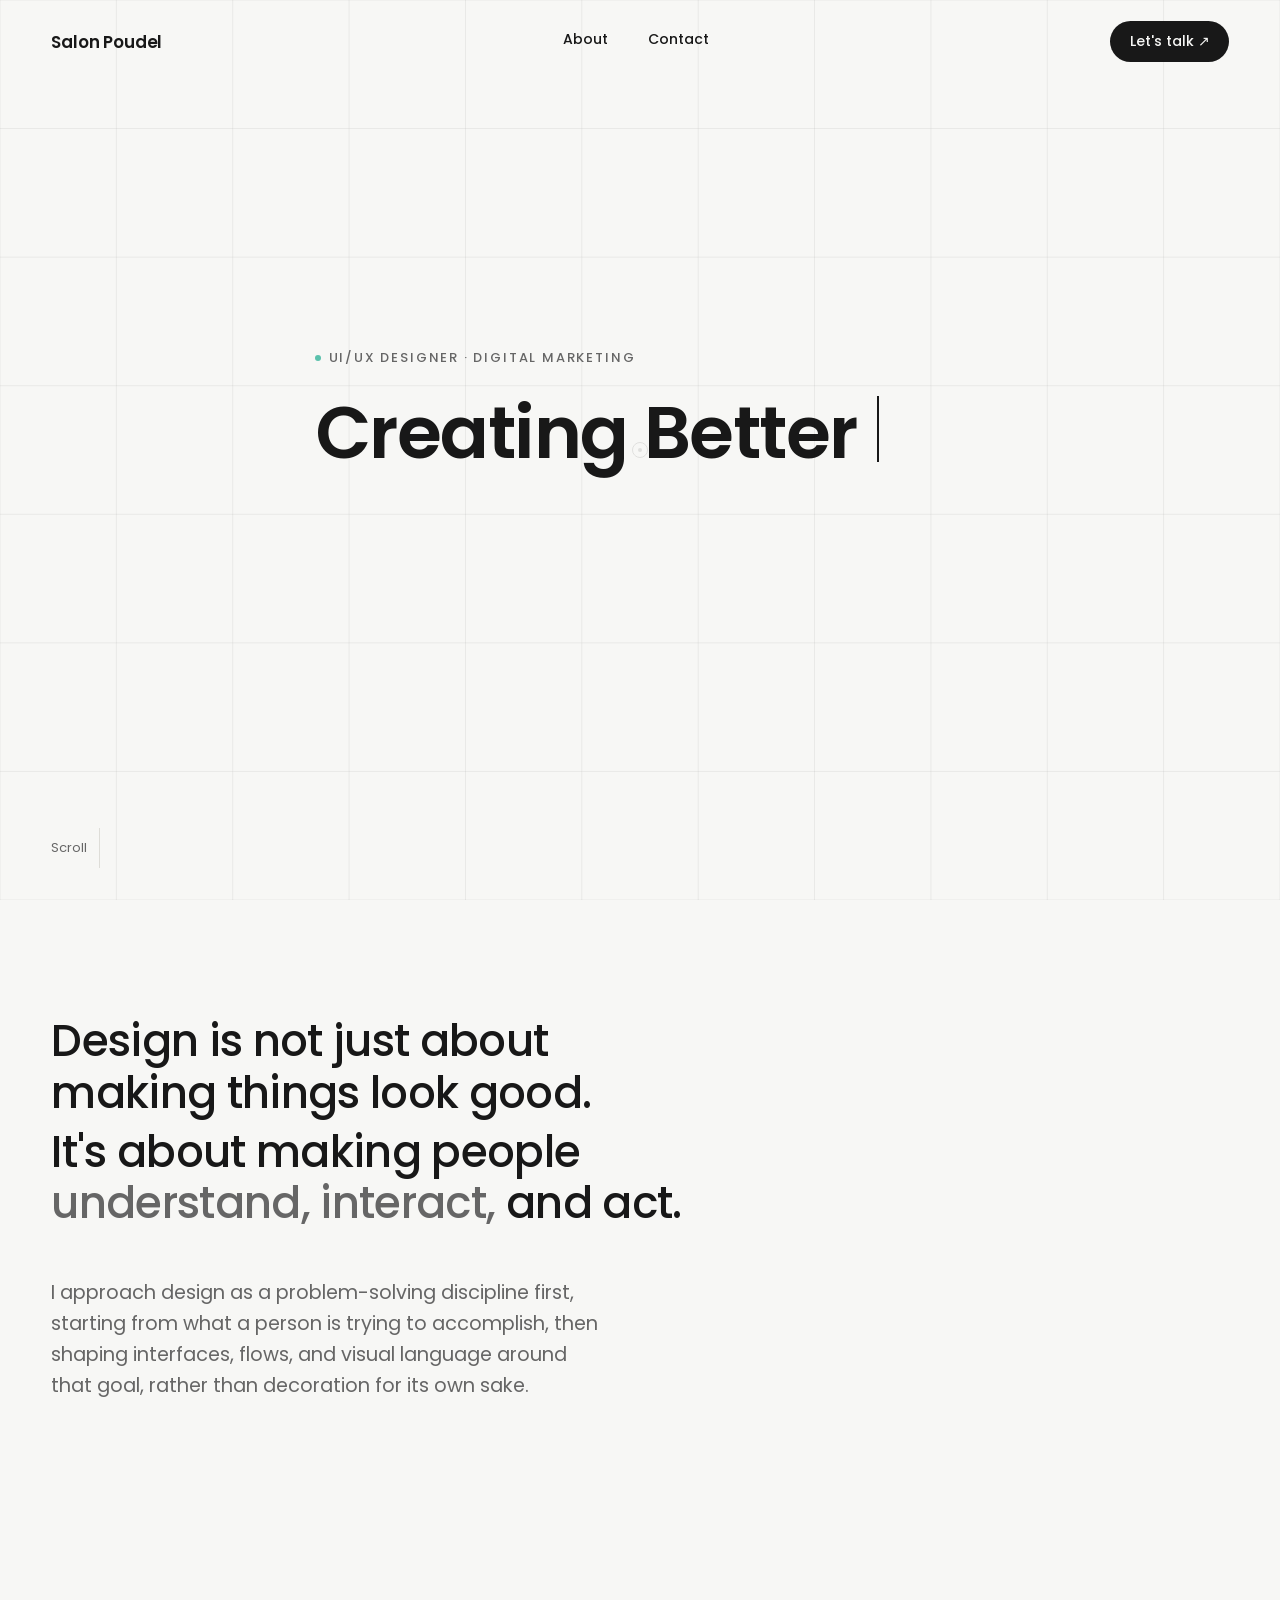
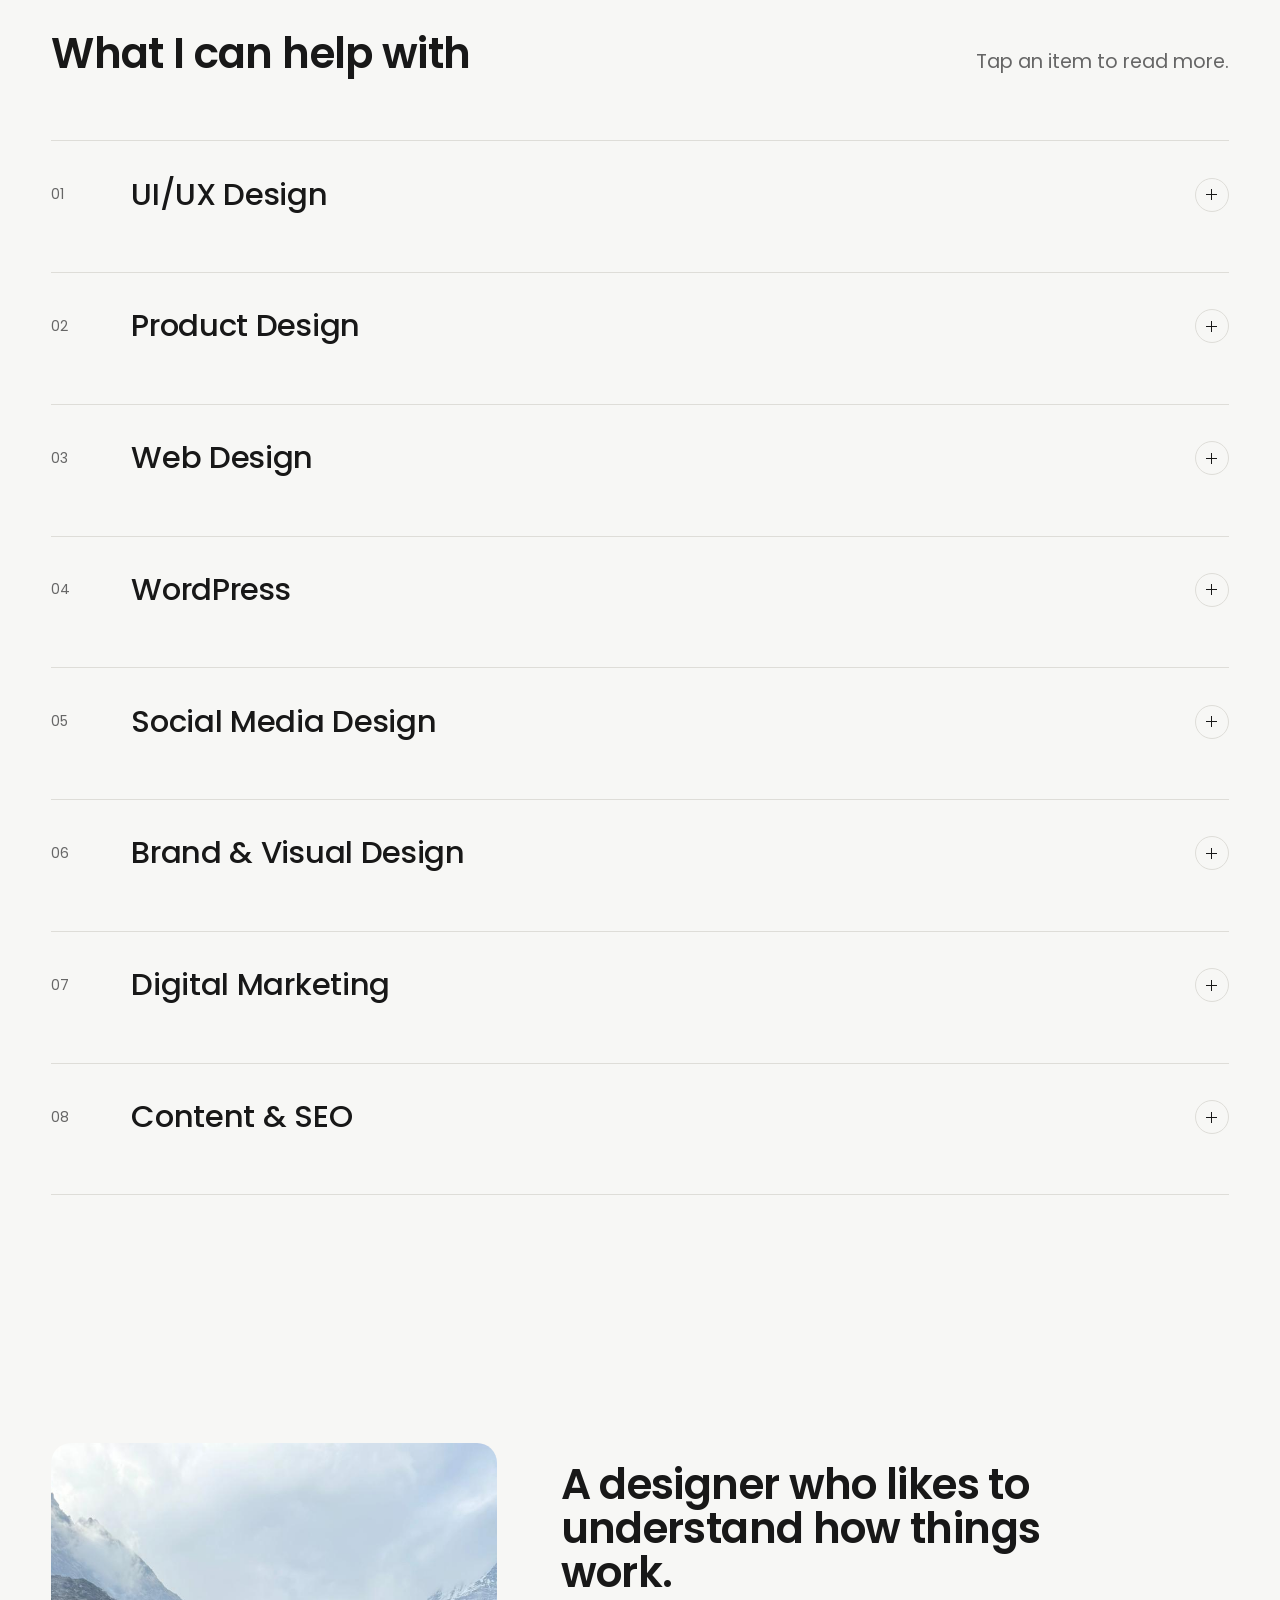
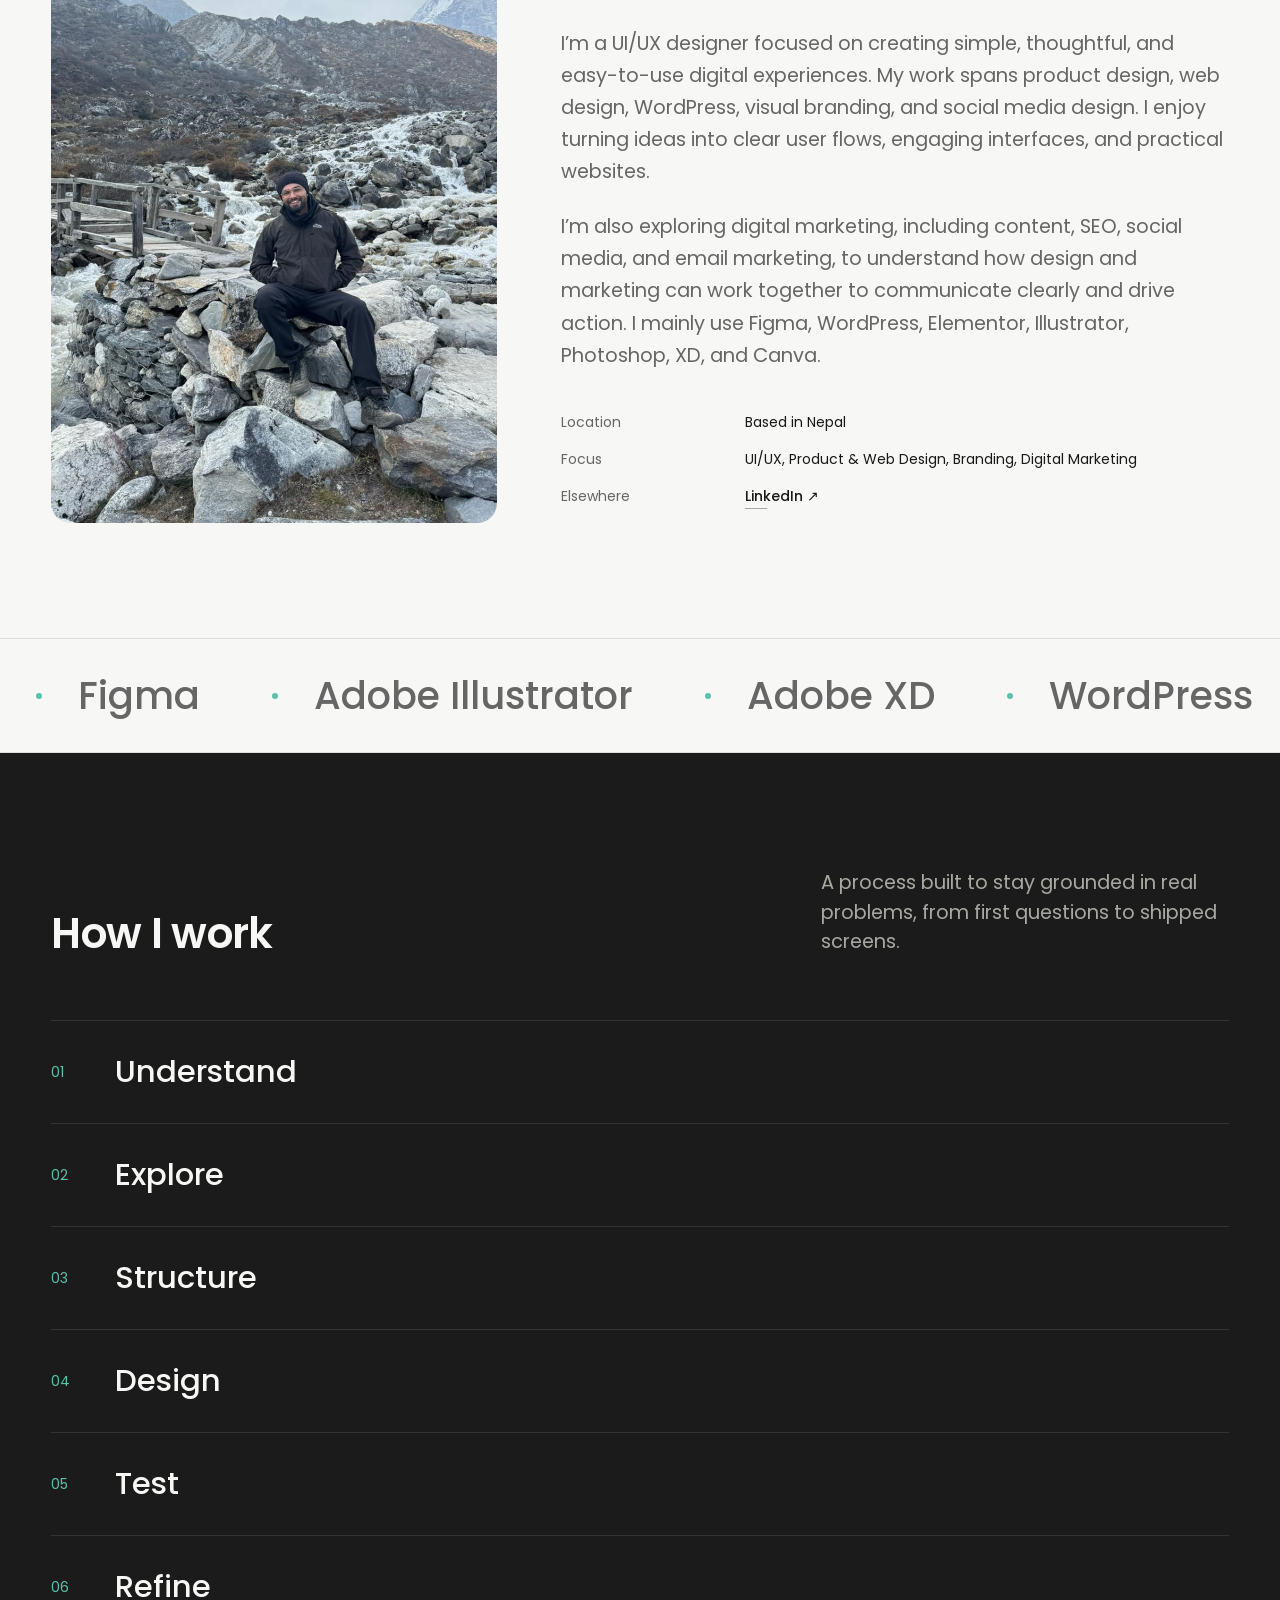
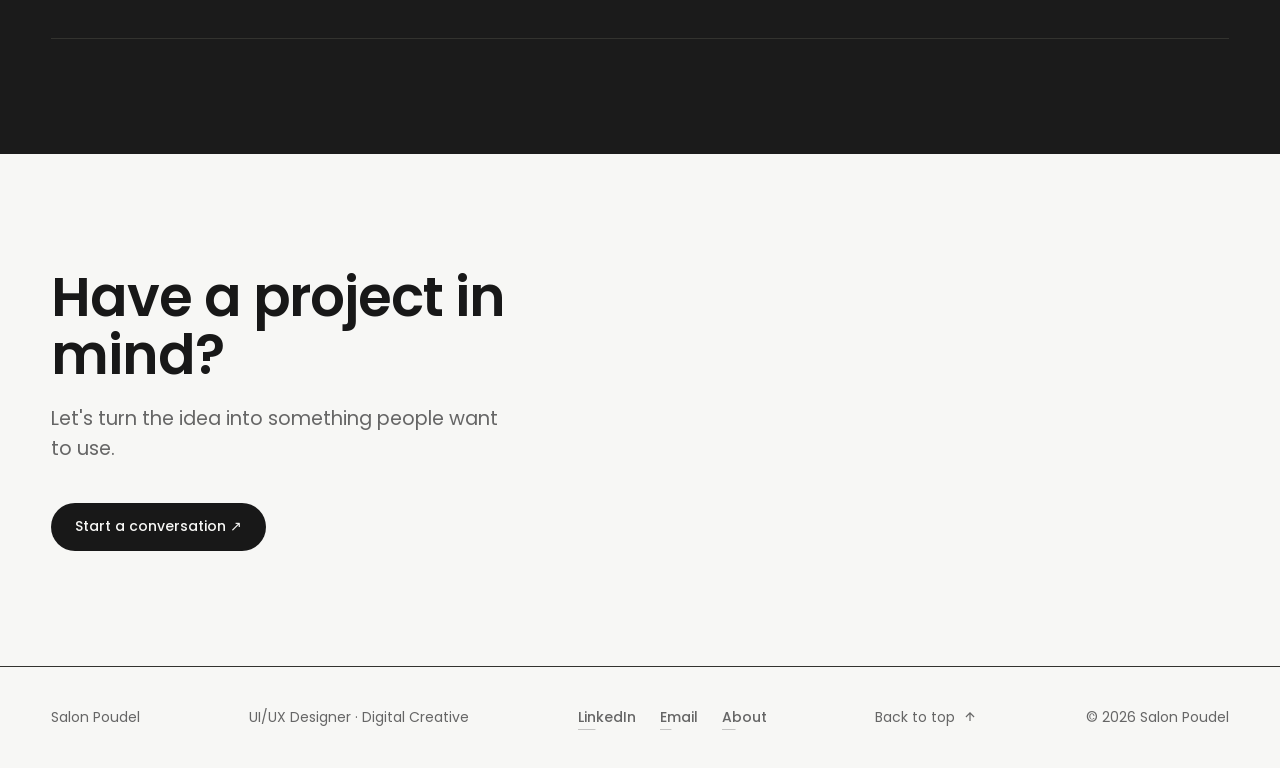
<file: index.html>
<!DOCTYPE html>
<html lang="en">
<head>
<meta charset="UTF-8">
<meta name="viewport" content="width=device-width, initial-scale=1.0">
<title>Salon Poudel | UI/UX Designer & Digital Creative</title>
<meta name="description" content="Portfolio of Salon Poudel, a UI/UX designer creating thoughtful digital products, websites, brands, and digital experiences.">
<meta property="og:title" content="Salon Poudel | UI/UX Designer & Digital Creative">
<meta property="og:description" content="Portfolio of Salon Poudel, a UI/UX designer creating thoughtful digital products, websites, brands, and digital experiences.">
<meta property="og:type" content="website">
<meta property="og:image" content="images/misc/og-cover.jpg">
<meta name="twitter:card" content="summary_large_image">
<meta name="twitter:title" content="Salon Poudel | UI/UX Designer & Digital Creative">
<meta name="twitter:description" content="Portfolio of Salon Poudel, a UI/UX designer creating thoughtful digital products, websites, brands, and digital experiences.">
<link rel="icon" href="data:,">
<link rel="stylesheet" href="css/styles.css">
</head>
<body>

<a class="skip-link" href="#main">Skip to content</a>
<div class="scroll-progress" aria-hidden="true"></div>

<!-- ============================== NAV ============================== -->
<header class="nav">
  <div class="container nav-inner">
    <a href="/" class="nav-logo">Salon Poudel</a>
    <nav class="nav-links" aria-label="Primary">
      <!-- <a href="work.html">Work</a> -->
      <a href="about.html">About</a>
      <a href="contact.html">Contact</a>
    </nav>
    <div class="nav-cta">
      <a href="contact.html" class="btn btn-primary magnetic">Let's talk ↗</a>
    </div>
    <button class="nav-toggle" aria-expanded="false" aria-controls="mobile-menu" aria-label="Open menu">
      <span></span><span></span><span></span>
    </button>
  </div>
</header>

<div class="mobile-menu" id="mobile-menu">
  <nav aria-label="Mobile">
    <!-- <a href="work.html">Work</a> -->
    <a href="about.html">About</a>
    <a href="contact.html">Contact</a>
  </nav>
  <div class="mobile-menu-foot">
    <span>Based in Nepal</span>
    <a class="text-link" href="https://www.linkedin.com/in/salon-poudel/" target="_blank" rel="noopener">LinkedIn ↗</a>
  </div>
</div>

<main id="main">

  <!-- ============================== HERO ============================== -->
  <section class="hero" id="hero" data-nav-section>

  <div class="hero-canvas-wrap" aria-hidden="true">
    <canvas id="hero-canvas"></canvas>
  </div>

  <div class="container hero-grid">

    <div class="hero-heading-wrap">

      <p class="eyebrow hero-eyebrow eyebrow-reveal">
        UI/UX Designer · Digital Marketing
      </p>

      <h1 class="hero-heading" id="hero-typewriter">
        <span class="typewriter-text"></span>
        <span class="typewriter-cursor" aria-hidden="true"></span>
      </h1>

    </div>

    <div class="hero-sub-row hero-intro-reveal">

      <p class="hero-lead">
        Currently exploring the intersection of design, technology, content, and digital marketing.
      </p>

      <div class="hero-cta-row">
        <!-- <a href="work.html" class="btn btn-primary magnetic">View my work</a> -->
        <a href="contact.html" class="btn btn-ghost magnetic">
          Let's connect ↗
        </a>
      </div>

    </div>

  </div>

  <div class="hero-scroll" aria-hidden="true">
    <span>Scroll</span>
    <span class="hero-scroll-line"></span>
  </div>

</section>
  
  <!-- ============================== INTRO / POSITIONING ============================== -->
  <section class="section" id="intro" data-nav-section>
    <div class="container">
      <p class="statement reveal">Design is not just about making things look good.</p>
      <p class="statement reveal" style="margin-top:.5rem;">It's about making people <span class="dim">understand, interact,</span> and act.</p>
      <p class="statement-note reveal">I approach design as a problem-solving discipline first, starting from what a person is trying to accomplish, then shaping interfaces, flows, and visual language around that goal, rather than decoration for its own sake.</p>
    </div>
  </section>

  <!-- ============================== SELECTED WORK ============================== -->
  <!-- <section class="section" id="work" data-nav-section>
    <div class="container">
      <div class="section-head">
        <h2 class="section-title reveal">Selected Work</h2>
        <p class="section-sub reveal">A selection of products, interfaces, websites, and digital experiences I've worked on.</p>
      </div>

      <div class="project reveal" data-layout="left" onclick="window.location.href='case-study.html?slug=masha'">
        <div class="project-media">
          <div class="project-placeholder">Masha — project image placeholder<br>Replace with real screenshot</div>
        </div>
        <div class="project-info">
          <p class="project-index">01 / Product Design</p>
          <h3 class="project-title">Masha</h3>
          <p class="project-desc">A modern matrimonial experience designed around compatibility, trust, family involvement, and privacy.</p>
          <div class="project-meta">
            <span>UI/UX Design</span><span>UX Strategy</span><span>Mobile App</span>
          </div>
          <span class="project-link"><span class="underline"></span>View case study <span class="arrow">→</span></span>
        </div>
      </div>

      <div class="project reveal" data-layout="right" onclick="window.location.href='case-study.html?slug=holistic-agent'">
        <div class="project-media">
          <div class="project-placeholder">Holistic Agent — project image placeholder</div>
        </div>
        <div class="project-info">
          <p class="project-index">02 / Placeholder category</p>
          <h3 class="project-title">Holistic Agent</h3>
          <p class="project-desc">Placeholder description — replace with a verified summary of this project's goal and scope.</p>
          <div class="project-meta"><span>Add services</span></div>
          <span class="project-link"><span class="underline"></span>View case study <span class="arrow">→</span></span>
        </div>
      </div>

      <div class="project reveal" data-layout="full" onclick="window.location.href='case-study.html?slug=fieldstream'">
        <div class="project-media">
          <div class="project-placeholder">FieldStream — full-width project image placeholder</div>
        </div>
        <div class="project-info">
          <p class="project-index">03 / Placeholder category</p>
          <h3 class="project-title">FieldStream</h3>
          <p class="project-desc">Placeholder description — replace with a verified summary of this project's goal and scope.</p>
          <span class="project-link"><span class="underline"></span>View case study <span class="arrow">→</span></span>
        </div>
      </div>

      <div style="margin-top:3rem; text-align:center;" class="reveal">
        <a href="work.html" class="text-link">View all work →</a>
      </div>
    </div>
  </section> -->

  <!-- ============================== SERVICES ============================== -->
  <section class="section" id="services" data-nav-section>
    <div class="container">
      <div class="section-head">
        <h2 class="section-title reveal">What I can help with</h2>
        <p class="section-sub reveal">Tap an item to read more.</p>
      </div>

      <div>
        <div class="service-row reveal" data-accordion-trigger tabindex="0" role="button" aria-expanded="false">
          <span class="service-num">01</span>
          <span class="service-name">UI/UX Design</span>
          <span class="service-plus" aria-hidden="true"></span>
          <p class="service-desc">Interfaces and flows shaped around research, usability, and clear information hierarchy, from early wireframes through to polished, production-ready screens.</p>
        </div>
        <div class="service-row reveal" data-accordion-trigger tabindex="0" role="button" aria-expanded="false">
          <span class="service-num">02</span>
          <span class="service-name">Product Design</span>
          <span class="service-plus" aria-hidden="true"></span>
          <p class="service-desc">End-to-end thinking on digital products, structuring features, flows, and screens around real user and business goals.</p>
        </div>
        <div class="service-row reveal" data-accordion-trigger tabindex="0" role="button" aria-expanded="false">
          <span class="service-num">03</span>
          <span class="service-name">Web Design</span>
          <span class="service-plus" aria-hidden="true"></span>
          <p class="service-desc">Marketing sites and web experiences built with strong typography, layout, and interaction design.</p>
        </div>
        <div class="service-row reveal" data-accordion-trigger tabindex="0" role="button" aria-expanded="false">
          <span class="service-num">04</span>
          <span class="service-name">WordPress</span>
          <span class="service-plus" aria-hidden="true"></span>
          <p class="service-desc">Building and customising WordPress sites, including Elementor-based builds, for small businesses and personal brands.</p>
        </div>
        <div class="service-row reveal" data-accordion-trigger tabindex="0" role="button" aria-expanded="false">
          <span class="service-num">05</span>
          <span class="service-name">Social Media Design</span>
          <span class="service-plus" aria-hidden="true"></span>
          <p class="service-desc">Visual content and templates designed to keep a brand consistent and recognisable across social platforms.</p>
        </div>
        <div class="service-row reveal" data-accordion-trigger tabindex="0" role="button" aria-expanded="false">
          <span class="service-num">06</span>
          <span class="service-name">Brand & Visual Design</span>
          <span class="service-plus" aria-hidden="true"></span>
          <p class="service-desc">Visual identity foundations, logo, colour, type, and layout systems that carry a brand consistently across touchpoints.</p>
        </div>
        <div class="service-row reveal" data-accordion-trigger tabindex="0" role="button" aria-expanded="false">
          <span class="service-num">07</span>
          <span class="service-name">Digital Marketing</span>
          <span class="service-plus" aria-hidden="true"></span>
          <p class="service-desc">Applying design thinking to campaigns and digital marketing assets, an area currently being built out alongside core design work.</p>
        </div>
        <div class="service-row reveal" data-accordion-trigger tabindex="0" role="button" aria-expanded="false">
          <span class="service-num">08</span>
          <span class="service-name">Content & SEO</span>
          <span class="service-plus" aria-hidden="true"></span>
          <p class="service-desc">Structuring on-page content and copy with SEO fundamentals in mind, in support of design and marketing work.</p>
        </div>
      </div>
    </div>
  </section>

  <!-- ============================== ABOUT PREVIEW ============================== -->

<!-- About Content -->
<section class="section" style="padding-top:calc(var(--nav-h) + 3rem);">
  <div class="container about-grid">

    <!-- About Image -->
    <div class="about-portrait reveal">
      <img
        src="images/1000492665.JPG"
        alt="Salon Poudel"
      >
    </div>

    <!-- About Content -->
    <div>
      <h1 class="section-title reveal" style="margin-top:1.25rem;max-width:18ch;">
        A designer who likes to understand how things work.
      </h1>

      <div class="about-copy" style="margin-top:2rem;">
        <p class="reveal">
          I’m a UI/UX designer focused on creating simple, thoughtful, and
          easy-to-use digital experiences. My work spans product design,
          web design, WordPress, visual branding, and social media design.
          I enjoy turning ideas into clear user flows, engaging interfaces,
          and practical websites.
        </p>

        <p class="reveal">
          I’m also exploring digital marketing, including content, SEO,
          social media, and email marketing, to understand how design and
          marketing can work together to communicate clearly and drive action.
          I mainly use Figma, WordPress, Elementor, Illustrator, Photoshop,
          XD, and Canva.
        </p>
      </div>

      <!-- About Facts -->
      <dl class="about-facts">
        <div class="about-fact reveal">
          <dt>Location</dt>
          <dd>Based in Nepal</dd>
        </div>

        <div class="about-fact reveal">
          <dt>Focus</dt>
          <dd>UI/UX, Product & Web Design, Branding, Digital Marketing</dd>
        </div>

        <div class="about-fact reveal">
          <dt>Elsewhere</dt>
          <dd>
            <a
              class="text-link"
              href="https://www.linkedin.com/in/salon-poudel/"
              target="_blank"
              rel="noopener"
            >
              LinkedIn ↗
            </a>
          </dd>
        </div>
      </dl>
    </div>

  </div>
</section>




  <!-- ============================== SKILLS MARQUEE ============================== -->
  <div class="marquee" aria-label="Tools used">
    <div class="marquee-track">
      <span class="marquee-item"><span class="dot"></span>Figma</span>
      <span class="marquee-item"><span class="dot"></span>Adobe Illustrator</span>
      <span class="marquee-item"><span class="dot"></span>Adobe XD</span>
      <span class="marquee-item"><span class="dot"></span>WordPress</span>
      <span class="marquee-item"><span class="dot"></span>Elementor</span>
      <!-- <span class="marquee-item"><span class="dot"></span>Photoshop</span> -->
      <span class="marquee-item"><span class="dot"></span>Canva</span>
      <span class="marquee-item"><span class="dot"></span>CapCut</span>
      <span class="marquee-item"><span class="dot"></span>Figma</span>
      <span class="marquee-item"><span class="dot"></span>Adobe Illustrator</span>
      <span class="marquee-item"><span class="dot"></span>Adobe XD</span>
      <span class="marquee-item"><span class="dot"></span>WordPress</span>
      <span class="marquee-item"><span class="dot"></span>Elementor</span>
      <span class="marquee-item"><span class="dot"></span>Photoshop</span>
      <span class="marquee-item"><span class="dot"></span>Canva</span>
      <span class="marquee-item"><span class="dot"></span>CapCut</span>
    </div>
  </div>

  <!-- ============================== PROCESS (dark) ============================== -->
  <section class="section section-dark dark" id="process" data-nav-section>
    <div class="container">
      <div class="section-head">
        <h2 class="section-title reveal">How I work</h2>
        <p class="section-sub reveal">A process built to stay grounded in real problems, from first questions to shipped screens.</p>
      </div>
      <div class="process-list">
        <div class="process-item reveal">
          <div class="process-head" data-accordion-trigger tabindex="0" role="button" aria-expanded="false">
            <span class="process-num">01</span><span class="process-name">Understand</span>
          </div>
          <div class="process-body"><p class="process-body-inner">Getting clear on the problem, the people affected by it, and what success actually looks like before any screens are drawn.</p></div>
        </div>
        <div class="process-item reveal">
          <div class="process-head" data-accordion-trigger tabindex="0" role="button" aria-expanded="false">
            <span class="process-num">02</span><span class="process-name">Explore</span>
          </div>
          <div class="process-body"><p class="process-body-inner">Sketching a wide range of directions and possible flows without committing early, to avoid designing the first idea instead of the best one.</p></div>
        </div>
        <div class="process-item reveal">
          <div class="process-head" data-accordion-trigger tabindex="0" role="button" aria-expanded="false">
            <span class="process-num">03</span><span class="process-name">Structure</span>
          </div>
          <div class="process-body"><p class="process-body-inner">Turning exploration into information architecture and user flows that make the product easy to navigate.</p></div>
        </div>
        <div class="process-item reveal">
          <div class="process-head" data-accordion-trigger tabindex="0" role="button" aria-expanded="false">
            <span class="process-num">04</span><span class="process-name">Design</span>
          </div>
          <div class="process-body"><p class="process-body-inner">Building the interface itself i.e layout, type, colour, and components with attention to detail and consistency.</p></div>
        </div>
        <div class="process-item reveal">
          <div class="process-head" data-accordion-trigger tabindex="0" role="button" aria-expanded="false">
            <span class="process-num">05</span><span class="process-name">Test</span>
          </div>
          <div class="process-body"><p class="process-body-inner">Checking assumptions against real feedback where possible, and watching for friction points before launch.</p></div>
        </div>
        <div class="process-item reveal">
          <div class="process-head" data-accordion-trigger tabindex="0" role="button" aria-expanded="false">
            <span class="process-num">06</span><span class="process-name">Refine</span>
          </div>
          <div class="process-body"><p class="process-body-inner">Polishing details, tightening interactions, and iterating after launch as new information comes in.</p></div>
        </div>
      </div>
    </div>
  </section>

  <!-- ============================== CONTACT CTA ============================== -->
  <section class="section" id="contact" data-nav-section>
    <div class="container">
      <h2 class="contact-heading reveal">Have a project in mind?</h2>
      <p class="hero-lead reveal" style="margin-top:1.25rem;">Let's turn the idea into something people want to use.</p>
      <div class="reveal" style="margin-top:2.5rem;">
        <a href="contact.html" class="btn btn-primary magnetic">Start a conversation ↗</a>
      </div>
    </div>
  </section>

</main>

<!-- ============================== FOOTER ============================== -->
<footer class="site-footer">
  <div class="container" style="display:flex;justify-content:space-between;align-items:center;flex-wrap:wrap;gap:1rem;width:100%;">
    <span>Salon Poudel</span>
    <span class="hide-mobile">UI/UX Designer · Digital Creative</span>
    <nav class="footer-links" aria-label="Footer">
      <a class="text-link" href="https://www.linkedin.com/in/salon-poudel/" target="_blank" rel="noopener">LinkedIn</a>
      <a class="text-link" href="contact.html">Email</a>
      <!-- <a class="text-link" href="work.html">Work</a> -->
      <a class="text-link" href="about.html">About</a>
    </nav>
    <a href="#hero" data-back-top class="back-top">Back to top
      <svg width="14" height="14" viewBox="0 0 24 24" fill="none" stroke="currentColor" stroke-width="2"><path d="M12 19V5M5 12l7-7 7 7"/></svg>
    </a>
    <span>© 2026 Salon Poudel</span>
  </div>
</footer>

<script src="js/main.js"></script>
</body>
</html>
</file>
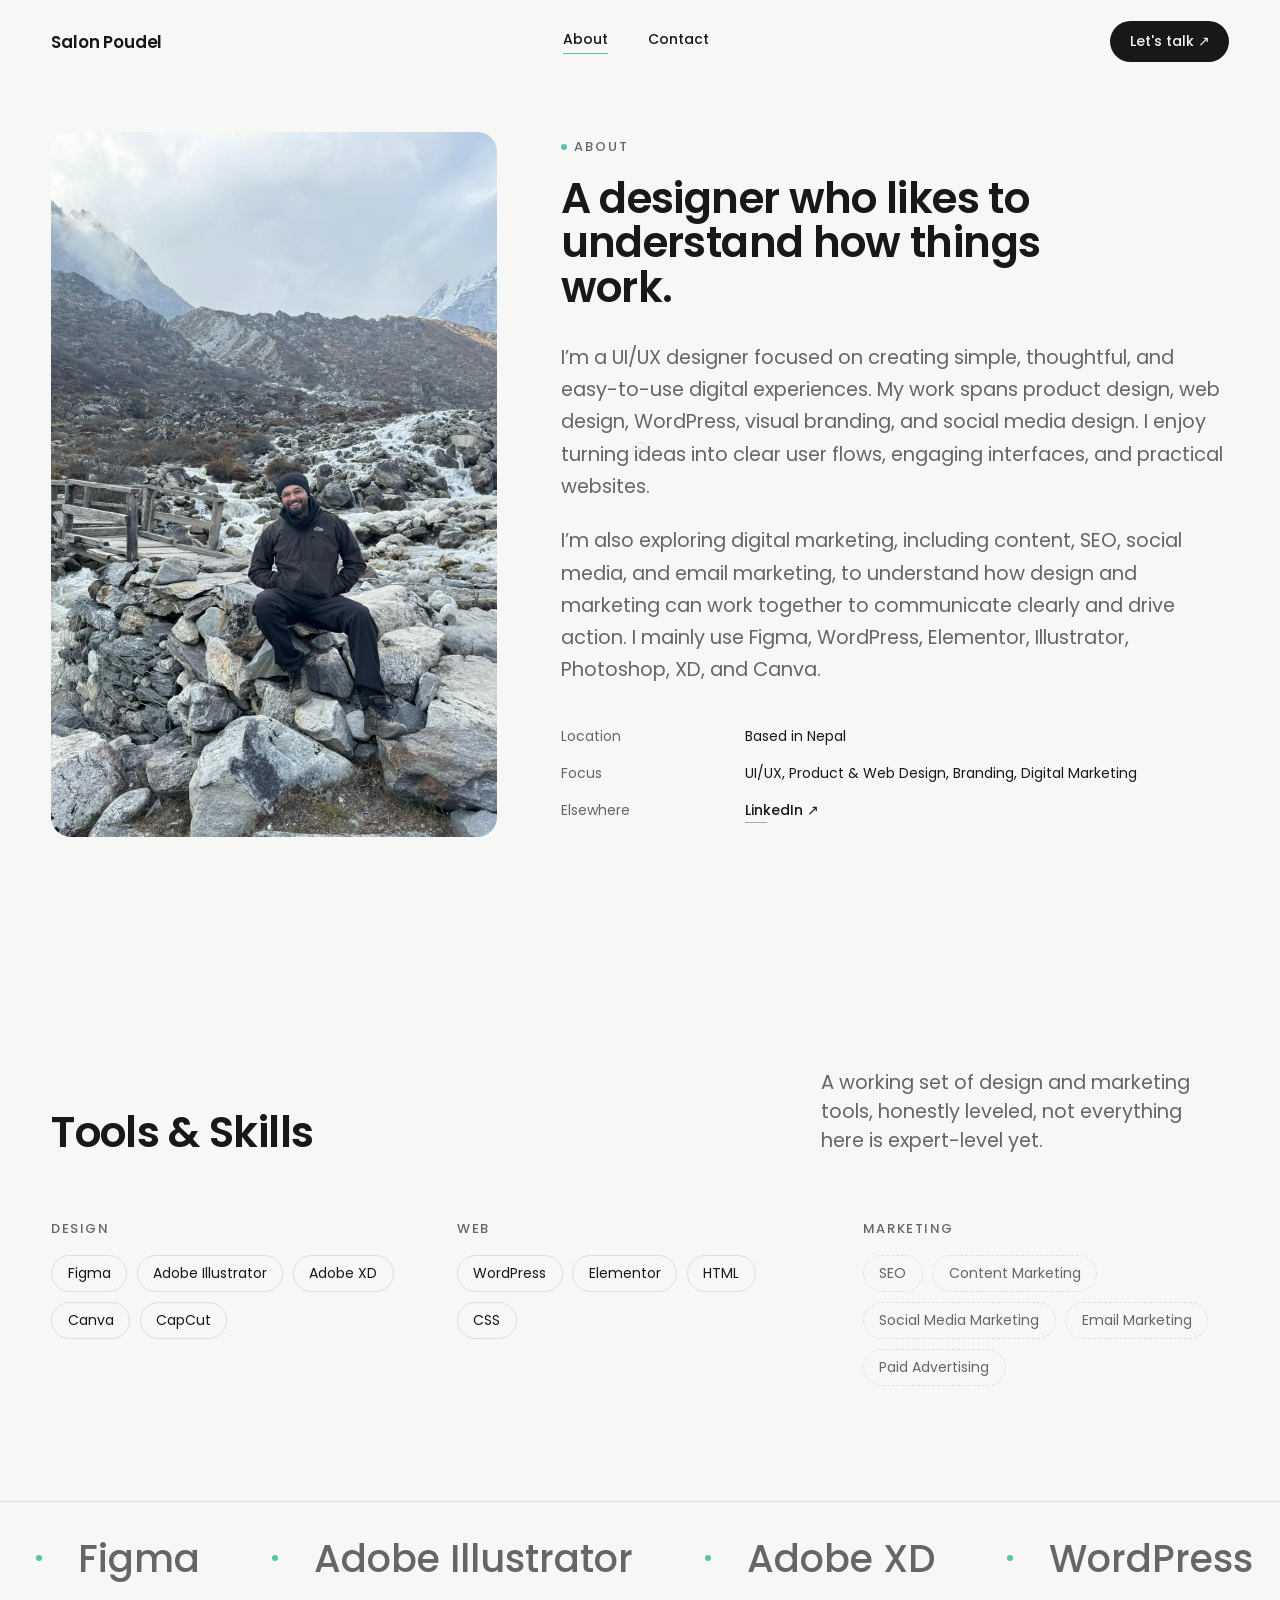
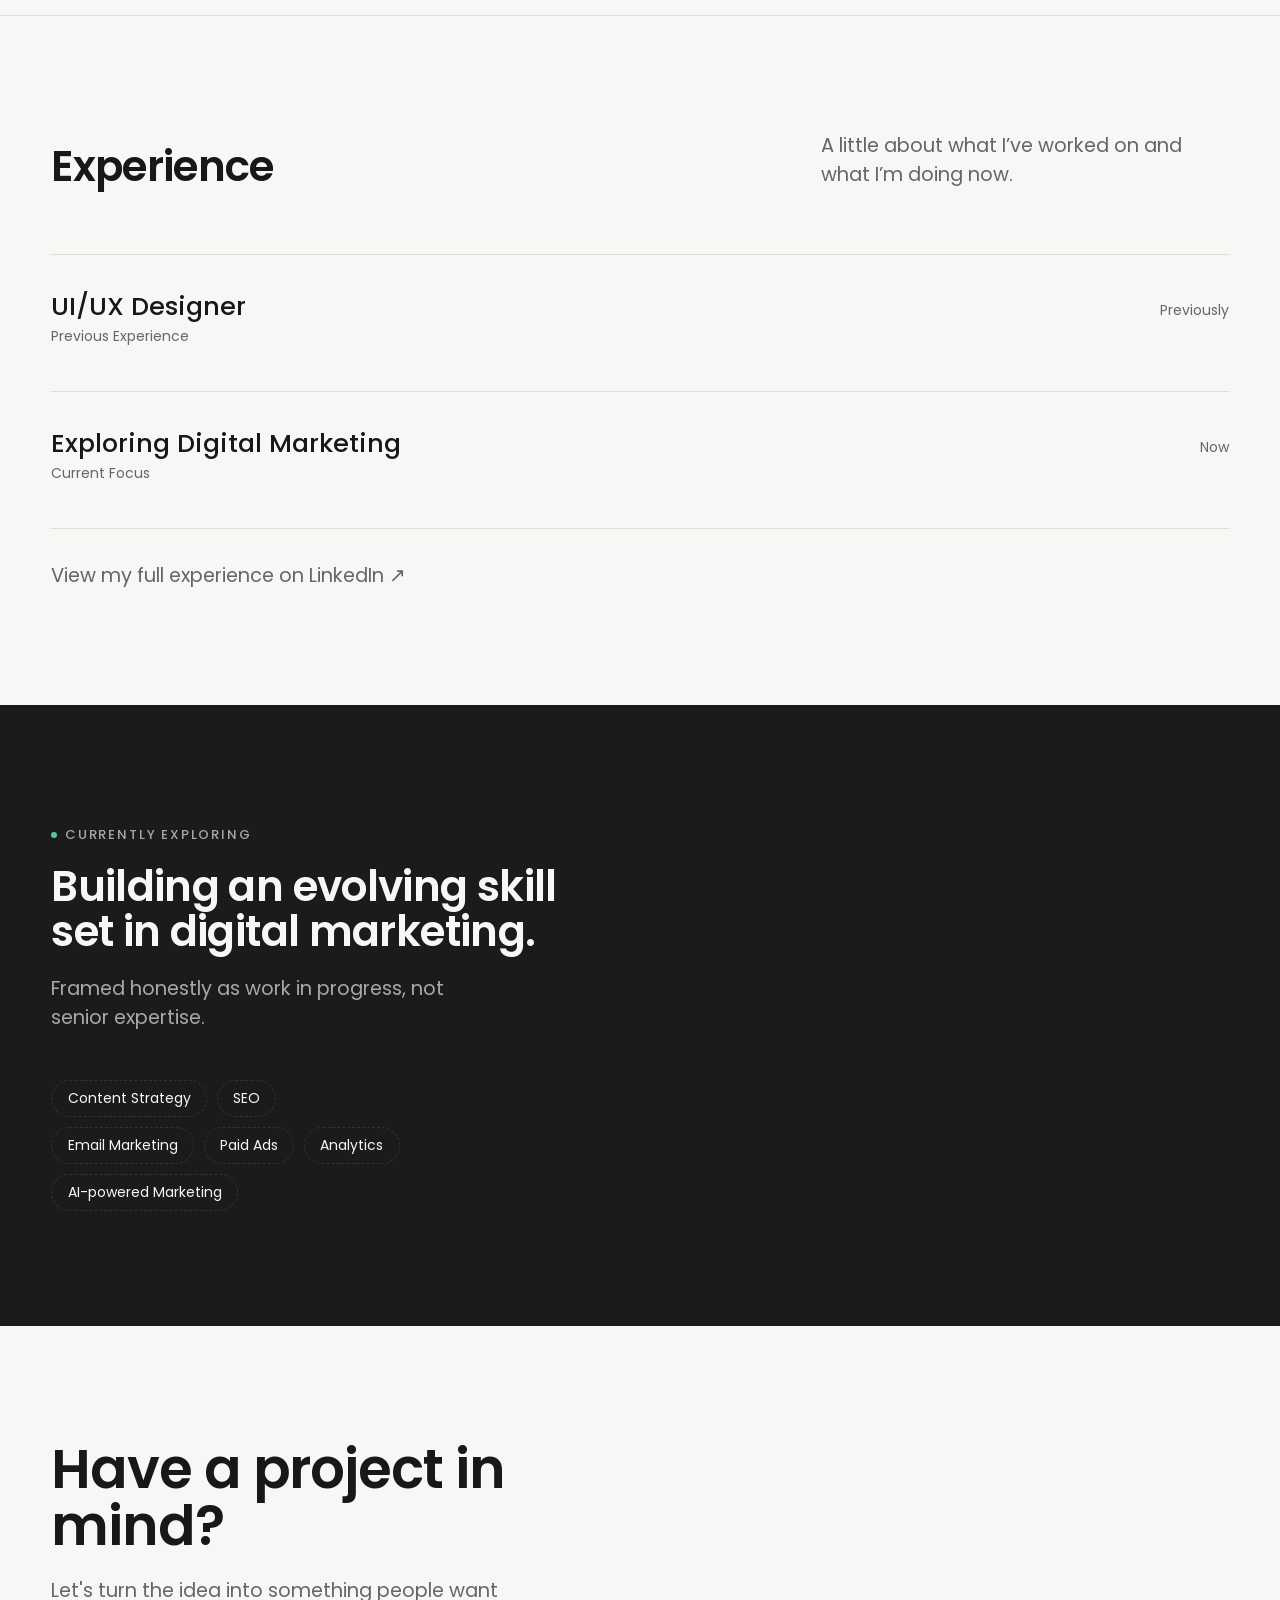
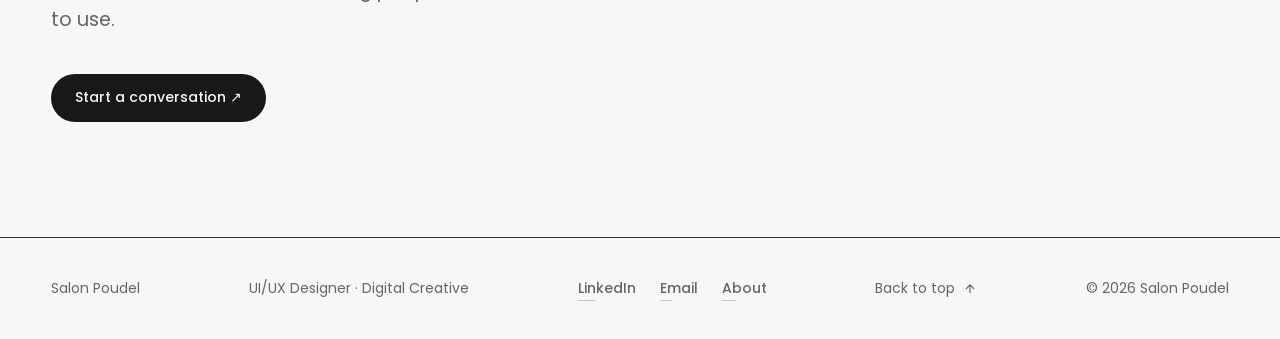
<file: about.html>
<!DOCTYPE html>
<html lang="en">
<head>
<meta charset="UTF-8">
<meta name="viewport" content="width=device-width, initial-scale=1.0">
<title>About | Salon Poudel</title>
<meta name="description" content="About Salon Poudel — UI/UX designer working across product design, web design, branding, and digital marketing.">
<link rel="icon" href="data:,">
<link rel="stylesheet" href="css/styles.css">
</head>
<body>

<a class="skip-link" href="#main">Skip to content</a>
<div class="scroll-progress" aria-hidden="true"></div>

<header class="nav">
  <div class="container nav-inner">
    <a href="/" class="nav-logo">Salon Poudel</a>
    <nav class="nav-links" aria-label="Primary">
      <!-- <a href="work.html">Work</a> -->
      <a href="about.html" aria-current="page">About</a>
      <a href="contact.html">Contact</a>
    </nav>
    <div class="nav-cta">
      <a href="contact.html" class="btn btn-primary magnetic">Let's talk ↗</a>
    </div>
    <button class="nav-toggle" aria-expanded="false" aria-controls="mobile-menu" aria-label="Open menu">
      <span></span><span></span><span></span>
    </button>
  </div>
</header>

<div class="mobile-menu" id="mobile-menu">
  <nav aria-label="Mobile">
    <!-- <a href="work.html">Work</a> -->
    <a href="about.html">About</a>
    <a href="contact.html">Contact</a>
  </nav>
  <div class="mobile-menu-foot">
    <span>Based in Nepal</span>
    <a class="text-link" href="https://www.linkedin.com/in/salon-poudel/" target="_blank" rel="noopener">LinkedIn ↗</a>
  </div>
</div>

<main id="main">

  <section class="section" style="padding-top:calc(var(--nav-h) + 3rem);">
  <div class="container about-grid">

    <!-- About Image -->
    <div class="about-portrait reveal">
      <img
        src="images/1000492665.JPG"
        alt="Salon Poudel"
      >
    </div>

    <!-- About Content -->
    <div>
      <p class="eyebrow reveal">About</p>

      <h1 class="section-title reveal" style="margin-top:1.25rem;max-width:18ch;">
        A designer who likes to understand how things work.
      </h1>

      <div class="about-copy" style="margin-top:2rem;">
        <p class="reveal">
          I’m a UI/UX designer focused on creating simple, thoughtful, and
          easy-to-use digital experiences. My work spans product design,
          web design, WordPress, visual branding, and social media design.
          I enjoy turning ideas into clear user flows, engaging interfaces,
          and practical websites.
        </p>

        <p class="reveal">
          I’m also exploring digital marketing, including content, SEO,
          social media, and email marketing, to understand how design and
          marketing can work together to communicate clearly and drive action.
          I mainly use Figma, WordPress, Elementor, Illustrator, Photoshop,
          XD, and Canva.
        </p>
      </div>

      <!-- About Facts -->
      <dl class="about-facts">
        <div class="about-fact reveal">
          <dt>Location</dt>
          <dd>Based in Nepal</dd>
        </div>

        <div class="about-fact reveal">
          <dt>Focus</dt>
          <dd>UI/UX, Product & Web Design, Branding, Digital Marketing</dd>
        </div>

        <div class="about-fact reveal">
          <dt>Elsewhere</dt>
          <dd>
            <a
              class="text-link"
              href="https://www.linkedin.com/in/salon-poudel/"
              target="_blank"
              rel="noopener"
            >
              LinkedIn ↗
            </a>
          </dd>
        </div>
      </dl>
    </div>

  </div>
</section>

  <!-- SKILLS -->
  <section class="section" id="skills">
    <div class="container">
      <div class="section-head">
        <h2 class="section-title reveal">Tools & Skills</h2>
        <p class="section-sub reveal">A working set of design and marketing tools, honestly leveled, not everything here is expert-level yet.</p>
      </div>
      <div class="skill-groups">
        <div class="skill-group reveal">
          <h4>Design</h4>
          <div class="skill-tags">
            <span class="skill-tag">Figma</span>
            <span class="skill-tag">Adobe Illustrator</span>
            <span class="skill-tag">Adobe XD</span>
            <!-- <span class="skill-tag">Photoshop</span> -->
            <span class="skill-tag">Canva</span>
            <span class="skill-tag">CapCut</span>
          </div>
        </div>
        <div class="skill-group reveal">
          <h4>Web</h4>
          <div class="skill-tags">
            <span class="skill-tag">WordPress</span>
            <span class="skill-tag">Elementor</span>
            <span class="skill-tag">HTML</span>
            <span class="skill-tag">CSS</span>
            <!-- <span class="skill-tag" data-level="growing">Basic JavaScript</span> -->
          </div>
        </div>
        <div class="skill-group reveal">
          <h4>Marketing</h4>
          <div class="skill-tags">
            <span class="skill-tag" data-level="growing">SEO</span>
            <span class="skill-tag" data-level="growing">Content Marketing</span>
            <span class="skill-tag" data-level="growing">Social Media Marketing</span>
            <span class="skill-tag" data-level="growing">Email Marketing</span>
            <span class="skill-tag" data-level="growing">Paid Advertising</span>
          </div>
        </div>
      </div>
    </div>
  </section>

  <div class="marquee" aria-label="Tools used">
    <div class="marquee-track">
      <span class="marquee-item"><span class="dot"></span>Figma</span>
      <span class="marquee-item"><span class="dot"></span>Adobe Illustrator</span>
      <span class="marquee-item"><span class="dot"></span>Adobe XD</span>
      <span class="marquee-item"><span class="dot"></span>WordPress</span>
      <span class="marquee-item"><span class="dot"></span>Elementor</span>
      <!-- <span class="marquee-item"><span class="dot"></span>Photoshop</span> -->
      <span class="marquee-item"><span class="dot"></span>Canva</span>
      <span class="marquee-item"><span class="dot"></span>CapCut</span>
      <span class="marquee-item"><span class="dot"></span>Figma</span>
      <span class="marquee-item"><span class="dot"></span>Adobe Illustrator</span>
      <span class="marquee-item"><span class="dot"></span>Adobe XD</span>
      <span class="marquee-item"><span class="dot"></span>WordPress</span>
      <span class="marquee-item"><span class="dot"></span>Elementor</span>
      <span class="marquee-item"><span class="dot"></span>Photoshop</span>
      <span class="marquee-item"><span class="dot"></span>Canva</span>
      <span class="marquee-item"><span class="dot"></span>CapCut</span>
    </div>
  </div>

  <!-- EXPERIENCE -->
  <section class="section" id="experience">
  <div class="container">
    <div class="section-head">
      <h2 class="section-title reveal">Experience</h2>
      <p class="section-sub reveal">A little about what I’ve worked on and what I’m doing now.</p>
    </div>

<div class="timeline-list">

  <div class="timeline-item reveal">
    <div class="timeline-head" data-accordion-trigger tabindex="0" role="button" aria-expanded="false">
      <div>
        <p class="timeline-role">UI/UX Designer</p>
        <p class="timeline-company">Previous Experience</p>
      </div>
      <span class="timeline-duration">Previously</span>
    </div>

    <div class="timeline-body">
      <div class="timeline-body-inner">
        <p>
          I worked across UI/UX and product design, creating digital experiences for web and mobile products. My work involved understanding user needs, planning user flows, designing interfaces in Figma, and turning ideas into clear and practical experiences. I also worked on WordPress websites, visual design, and social media content, gaining experience across different areas of digital design.
        </p>
      </div>
    </div>
  </div>

  <!-- <div class="timeline-item reveal">
    <div class="timeline-head" data-accordion-trigger tabindex="0" role="button" aria-expanded="false">
      <div>
        <p class="timeline-role">Designer</p>
        <p class="timeline-company">Previous Experience</p>
      </div>
      <span class="timeline-duration">Earlier</span>
    </div>

    <div class="timeline-body">
      <div class="timeline-body-inner">
        <p>
          I’ve worked on a range of digital projects, from websites and product interfaces to branding and social media design. Working across different types of projects has helped me build a flexible approach to design and understand how visual design, usability, content, and business goals come together.
        </p>
      </div>
    </div>
  </div> -->

  <div class="timeline-item reveal">
    <div class="timeline-head" data-accordion-trigger tabindex="0" role="button" aria-expanded="false">
      <div>
        <p class="timeline-role">Exploring Digital Marketing</p>
        <p class="timeline-company">Current Focus</p>
      </div>
      <span class="timeline-duration">Now</span>
    </div>

    <div class="timeline-body">
      <div class="timeline-body-inner">
        <p>
          I’m currently expanding my skills into digital marketing, building on my design background to better understand how content, SEO, social media, email marketing, and paid advertising can work together. I see it as a natural extension of design and an opportunity to understand the complete journey from creating an experience to getting it in front of the right people.
        </p>
      </div>
    </div>
  </div>

</div>

<p class="section-sub reveal" style="margin-top:2rem;">
  <a href="https://www.linkedin.com/in/salon-poudel/" target="_blank" rel="noopener noreferrer">
    View my full experience on LinkedIn ↗
  </a>
</p>


  </div>
</section>

  <!-- CURRENTLY EXPLORING -->
  <section class="section section-dark dark" id="exploring">
    <div class="container">
      <p class="eyebrow reveal" style="color:#A8A8A3;">Currently exploring</p>
      <h2 class="section-title reveal" style="margin-top:1.25rem;max-width:20ch;">Building an evolving skill set in digital marketing.</h2>
      <p class="section-sub reveal" style="margin-top:1.25rem;color:#A8A8A3;">Framed honestly as work in progress, not senior expertise.</p>
      <div class="skill-groups reveal" style="margin-top:3rem;">
        <div class="skill-tags">
          <span class="skill-tag" style="border-color:var(--line-dark);color:var(--bg);" data-level="growing">Content Strategy</span>
          <span class="skill-tag" style="border-color:var(--line-dark);color:var(--bg);" data-level="growing">SEO</span>
          <span class="skill-tag" style="border-color:var(--line-dark);color:var(--bg);" data-level="growing">Email Marketing</span>
          <span class="skill-tag" style="border-color:var(--line-dark);color:var(--bg);" data-level="growing">Paid Ads</span>
          <span class="skill-tag" style="border-color:var(--line-dark);color:var(--bg);" data-level="growing">Analytics</span>
          <span class="skill-tag" style="border-color:var(--line-dark);color:var(--bg);" data-level="growing">AI-powered Marketing</span>
        </div>
      </div>
    </div>
  </section>

  <section class="section" id="contact">
    <div class="container">
      <h2 class="contact-heading reveal">Have a project in mind?</h2>
      <p class="hero-lead reveal" style="margin-top:1.25rem;">Let's turn the idea into something people want to use.</p>
      <div class="reveal" style="margin-top:2.5rem;">
        <a href="contact.html" class="btn btn-primary magnetic">Start a conversation ↗</a>
      </div>
    </div>
  </section>

</main>

<footer class="site-footer">
  <div class="container" style="display:flex;justify-content:space-between;align-items:center;flex-wrap:wrap;gap:1rem;width:100%;">
    <span>Salon Poudel</span>
    <span class="hide-mobile">UI/UX Designer · Digital Creative</span>
    <nav class="footer-links" aria-label="Footer">
      <a class="text-link" href="https://www.linkedin.com/in/salon-poudel/" target="_blank" rel="noopener">LinkedIn</a>
      <a class="text-link" href="contact.html">Email</a>
      <!-- <a class="text-link" href="work.html">Work</a> -->
      <a class="text-link" href="about.html">About</a>
    </nav>
    <a href="#" data-back-top class="back-top">Back to top
      <svg width="14" height="14" viewBox="0 0 24 24" fill="none" stroke="currentColor" stroke-width="2"><path d="M12 19V5M5 12l7-7 7 7"/></svg>
    </a>
    <span>© 2026 Salon Poudel</span>
  </div>
</footer>

<script src="js/main.js"></script>
</body>
</html>
</file>
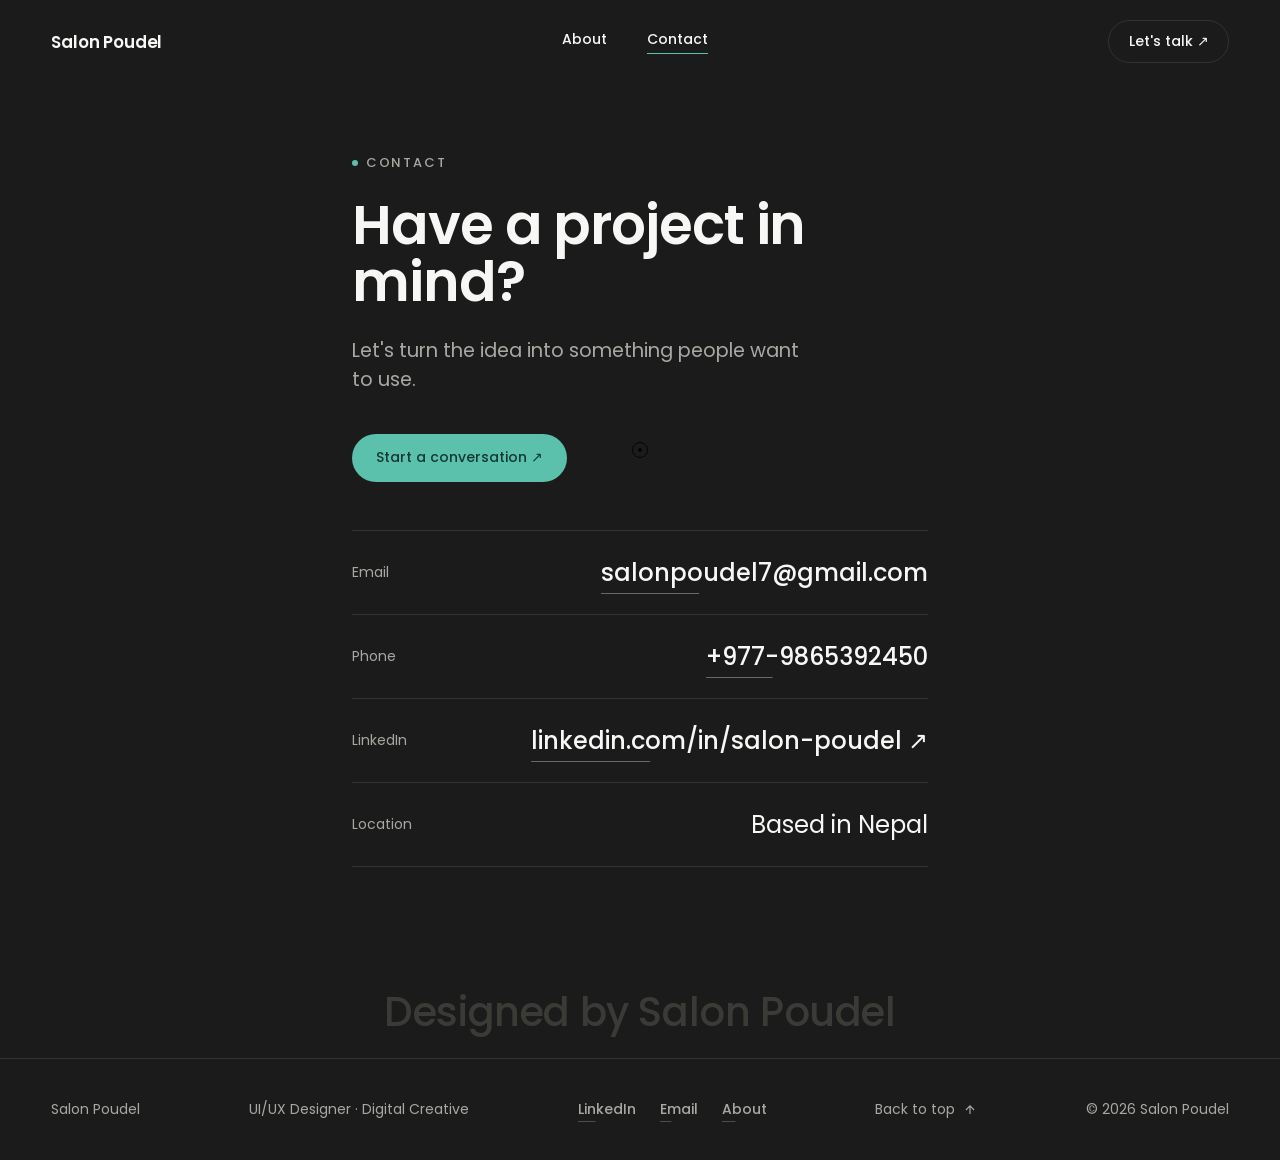
<file: contact.html>
<!DOCTYPE html>
<html lang="en">
<head>
<meta charset="UTF-8">
<meta name="viewport" content="width=device-width, initial-scale=1.0">
<title>Contact | Salon Poudel</title>
<meta name="description" content="Get in touch with Salon Poudel, UI/UX designer and digital creative.">
<link rel="icon" href="data:,">
<link rel="stylesheet" href="css/styles.css">
</head>

<body class="dark" style="background:var(--bg-dark);color:var(--bg);">

<a class="skip-link" href="#main">Skip to content</a>
<div class="scroll-progress" aria-hidden="true"></div>

<header class="nav dark">
  <div class="container nav-inner">
    <a href="/" class="nav-logo" style="color:var(--bg);">Salon Poudel</a>

    <nav class="nav-links" aria-label="Primary">
      <!-- <a href="work.html" style="color:var(--bg);">Work</a> -->
      <a href="about.html" style="color:var(--bg);">About</a>
      <a href="contact.html" aria-current="page" style="color:var(--bg);">Contact</a>
    </nav>

    <div class="nav-cta">
      <a href="mailto:salonpoudel7@gmail.com" class="btn btn-ghost magnetic">Let's talk ↗</a>
    </div>

    <button class="nav-toggle" aria-expanded="false" aria-controls="mobile-menu" aria-label="Open menu">
      <span></span>
      <span></span>
      <span></span>
    </button>
  </div>
</header>

<div class="mobile-menu" id="mobile-menu" style="background:var(--bg-dark);">
  <nav aria-label="Mobile">
    <!-- <a href="work.html" style="color:var(--bg);border-color:var(--line-dark);">Work</a> -->
    <a href="about.html" style="color:var(--bg);border-color:var(--line-dark);">About</a>
    <a href="contact.html" style="color:var(--bg);border-color:var(--line-dark);">Contact</a>
  </nav>

  <div class="mobile-menu-foot" style="color:#A8A8A3;">
    <span>Based in Nepal</span>
    <a
      class="text-link"
      href="https://www.linkedin.com/in/salon-poudel/"
      target="_blank"
      rel="noopener"
    >
      LinkedIn ↗
    </a>
  </div>
</div>

<main id="main">
  <section
    class="section"
    style="padding-top:calc(var(--nav-h) + 4rem);min-height:auto;display:flex;flex-direction:column;justify-content:flex-start;"
  >
    <div class="container">
      <p class="eyebrow reveal" style="color:#A8A8A3;">Contact</p>

      <h1 class="contact-heading reveal" style="margin-top:1.5rem;">
        Have a project in mind?
      </h1>

      <p
        class="hero-lead reveal"
        style="margin-top:1.5rem;color:#A8A8A3;"
      >
        Let's turn the idea into something people want to use.
      </p>

      <div class="reveal" style="margin-top:2.5rem;">
        <a
          href="mailto:salonpoudel7@gmail.com"
          class="btn magnetic"
          style="background:var(--accent);color:var(--accent-ink);"
        >
          Start a conversation ↗
        </a>
      </div>

      <div class="contact-links reveal">
        <div class="contact-link-row">
          <span style="color:#A8A8A3;font-size:var(--size-small);">
            Email
          </span>
          <a
            class="text-link"
            href="mailto:salonpoudel7@gmail.com"
          >
            salonpoudel7@gmail.com
          </a>
        </div>

        <div class="contact-link-row">
          <span style="color:#A8A8A3;font-size:var(--size-small);">
            Phone
          </span>
          <a
            class="text-link"
            href="tel:+9779865392450"
          >
            +977-9865392450
          </a>
        </div>

        <div class="contact-link-row">
          <span style="color:#A8A8A3;font-size:var(--size-small);">
            LinkedIn
          </span>
          <a
            class="text-link"
            href="https://www.linkedin.com/in/salon-poudel/"
            target="_blank"
            rel="noopener"
          >
            linkedin.com/in/salon-poudel ↗
          </a>
        </div>

        <div class="contact-link-row">
          <span style="color:#A8A8A3;font-size:var(--size-small);">
            Location
          </span>
          <span>Based in Nepal</span>
        </div>
      </div>

    
    </div>
  </section>

  <div style="padding:0rem var(--gutter) 1rem;">
  <p style="text-align:center;font-size:clamp(1.5rem,4vw,2.5rem);font-weight:500;color:#3A3A36;letter-spacing:-.01em;">
    Designed by Salon Poudel
  </p>
</div>
  
</main>

<footer class="site-footer" style="border-color:var(--line-dark);">
  <div
    class="container"
    style="display:flex;justify-content:space-between;align-items:center;flex-wrap:wrap;gap:1rem;width:100%;color:#A8A8A3;"
  >
    <span>Salon Poudel</span>

    <span class="hide-mobile">
      UI/UX Designer · Digital Creative
    </span>

    <nav class="footer-links" aria-label="Footer">
      <a
        class="text-link"
        href="https://www.linkedin.com/in/salon-poudel/"
        target="_blank"
        rel="noopener"
      >
        LinkedIn
      </a>

      <a class="text-link" href="contact.html">Email</a>

      <!-- <a class="text-link" href="work.html">Work</a> -->

      <a class="text-link" href="about.html">About</a>
    </nav>

    <a href="#" data-back-top class="back-top">
      Back to top
      <svg
        width="14"
        height="14"
        viewBox="0 0 24 24"
        fill="none"
        stroke="currentColor"
        stroke-width="2"
      >
        <path d="M12 19V5M5 12l7-7 7 7"/>
      </svg>
    </a>

    <span>© 2026 Salon Poudel</span>
  </div>
</footer>

<script src="js/main.js"></script>
</body>
</html>
</file>
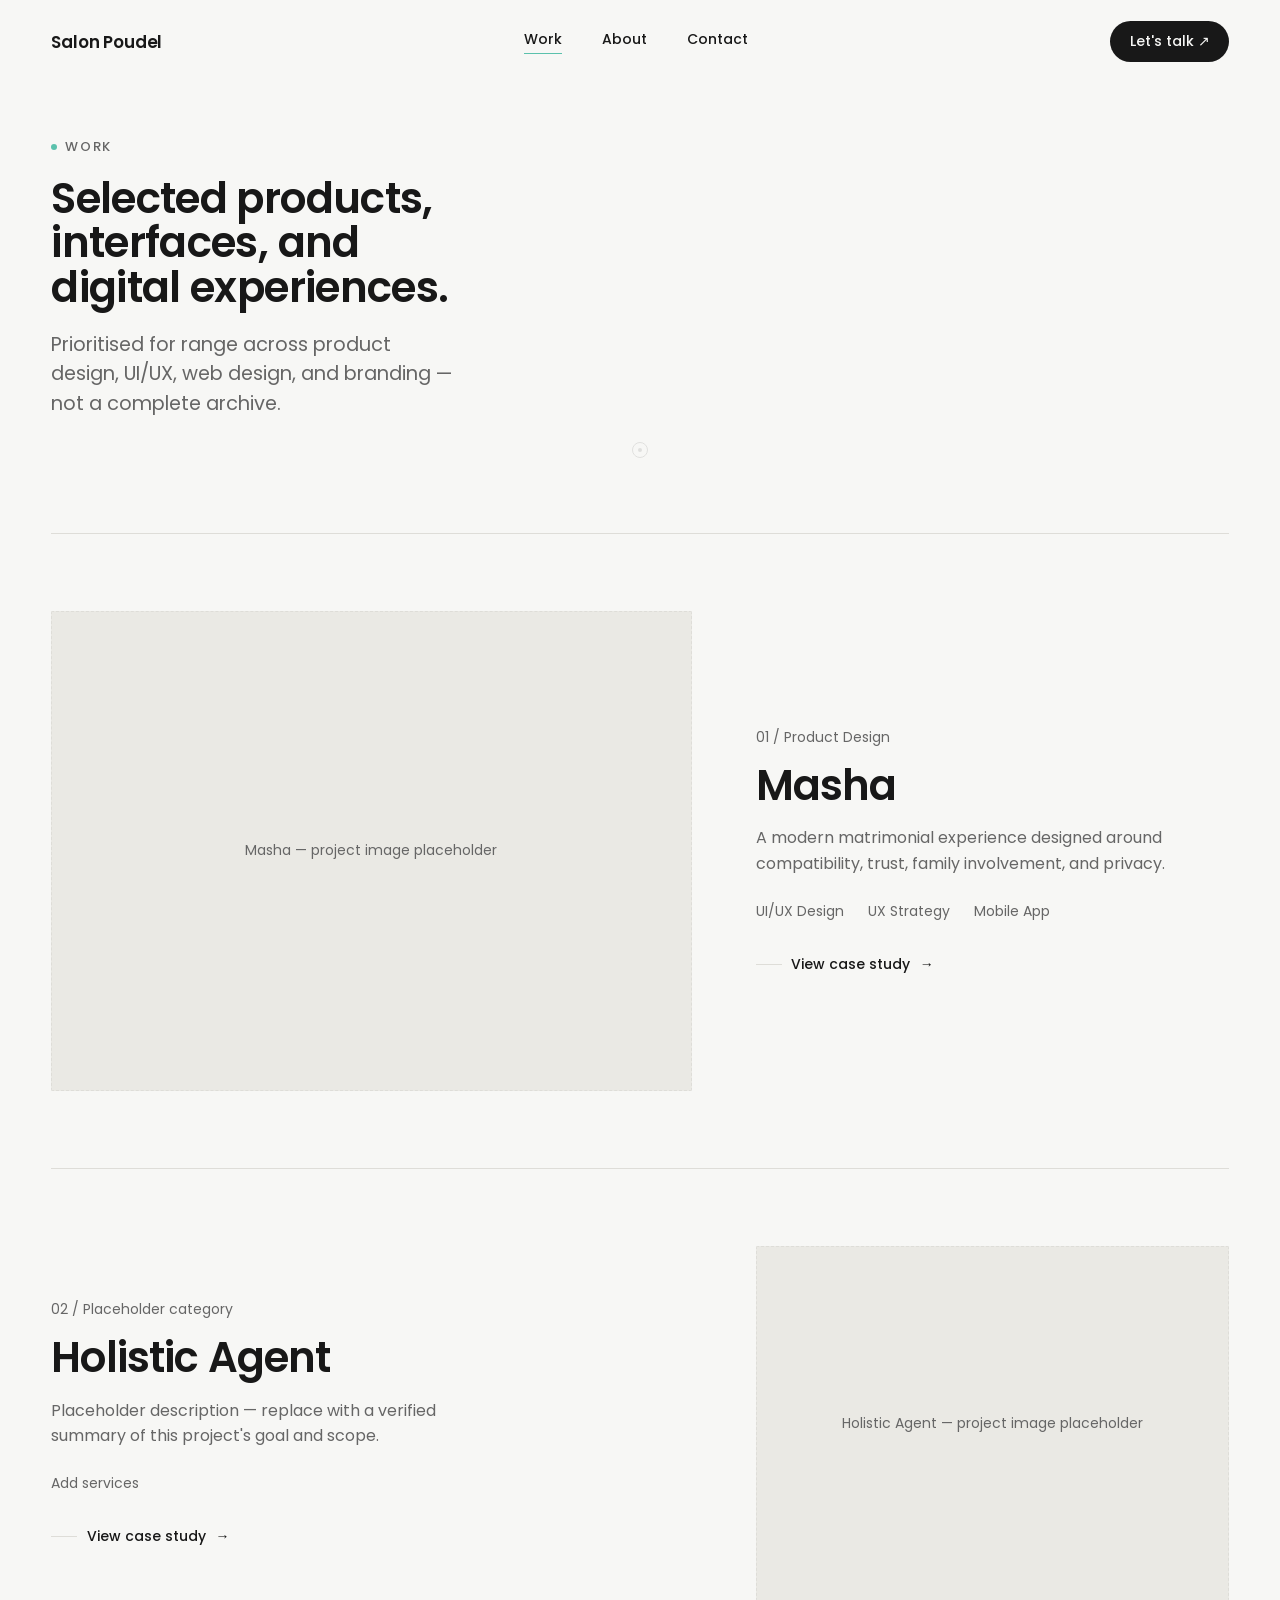
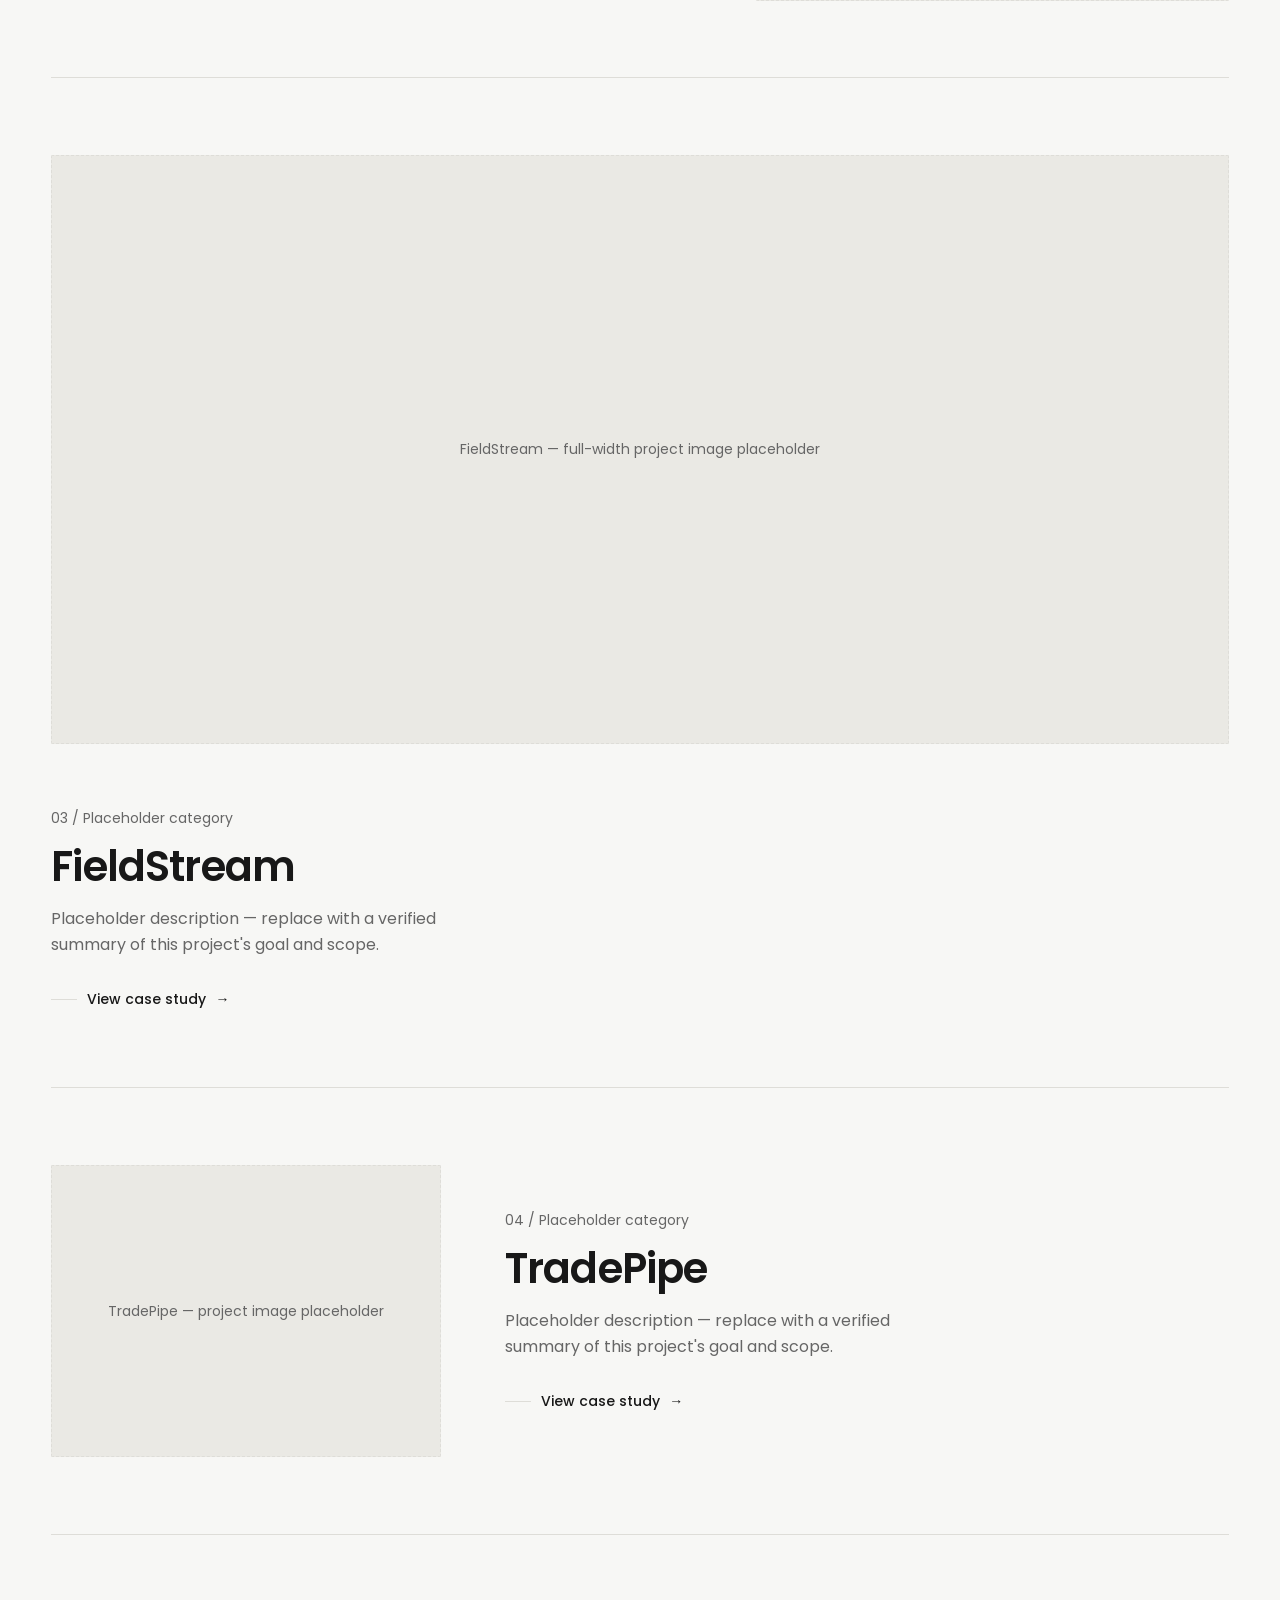
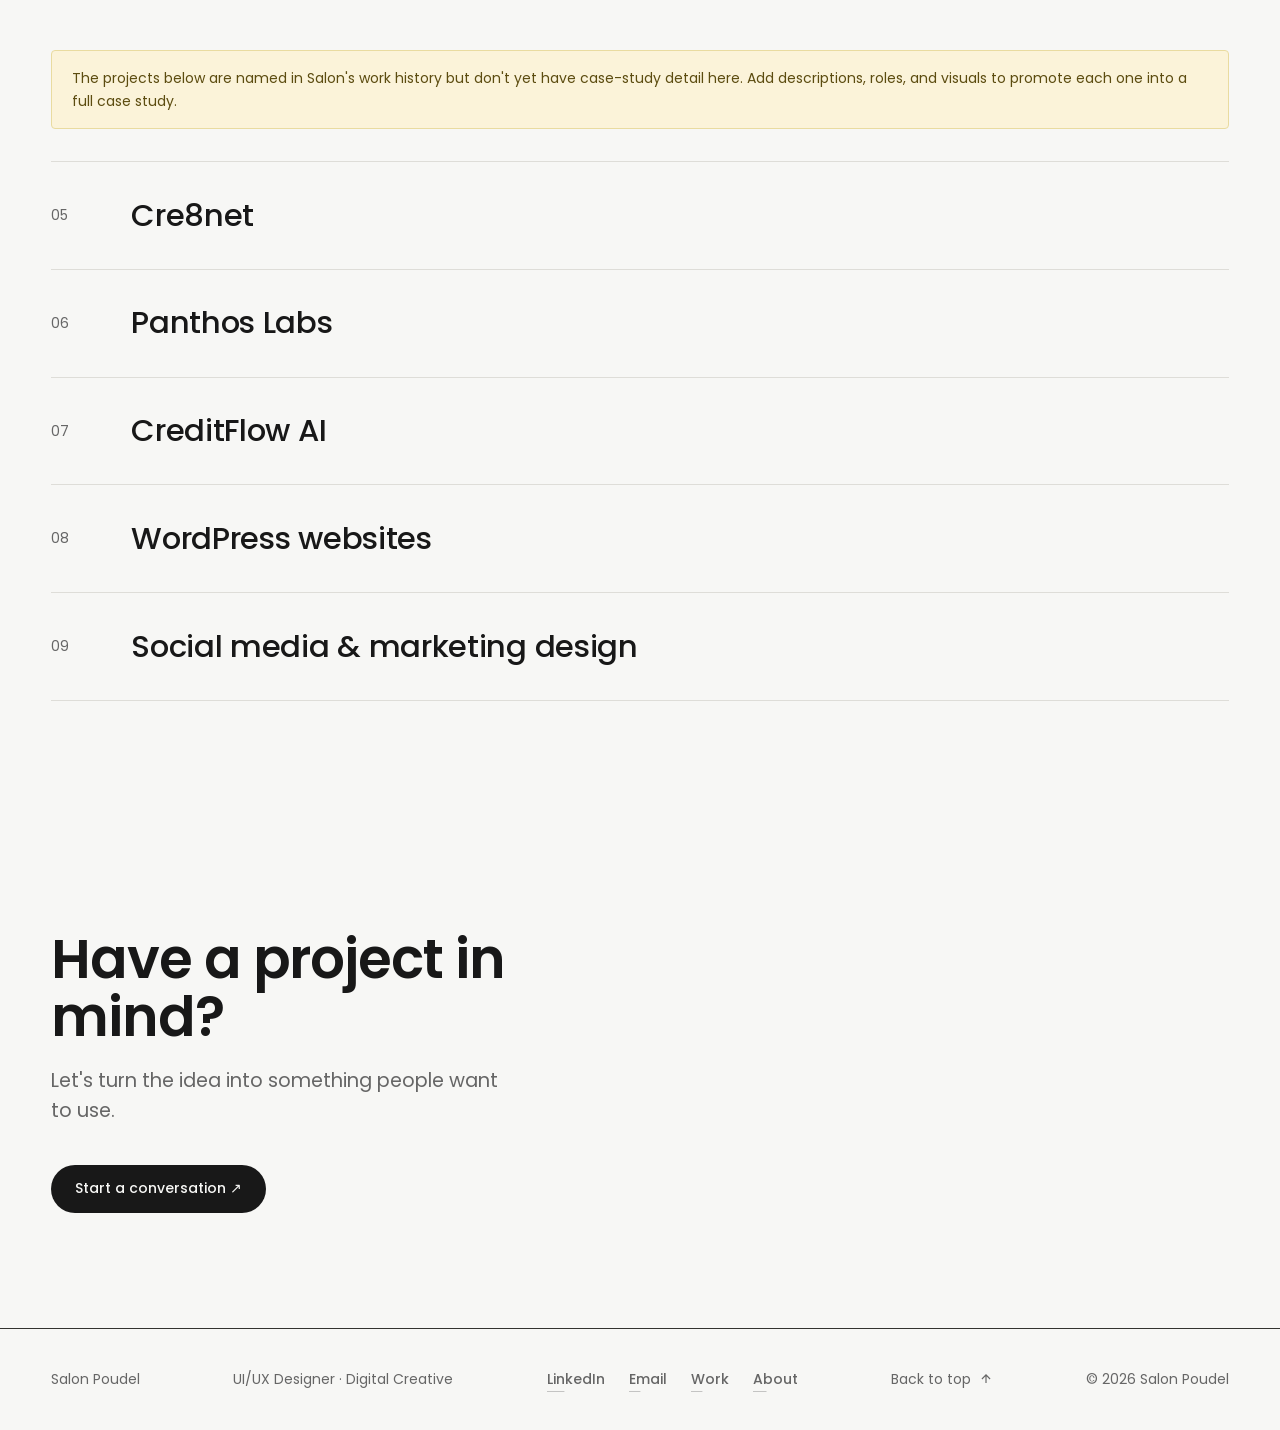
<file: work.html>
<!DOCTYPE html>
<html lang="en">
<head>
<meta charset="UTF-8">
<meta name="viewport" content="width=device-width, initial-scale=1.0">
<title>Work | Salon Poudel</title>
<meta name="description" content="Selected UI/UX, product, and web design work by Salon Poudel.">
<link rel="icon" href="data:,">
<link rel="stylesheet" href="css/styles.css">
</head>
<body>

<a class="skip-link" href="#main">Skip to content</a>
<div class="scroll-progress" aria-hidden="true"></div>

<header class="nav">
  <div class="container nav-inner">
    <a href="index.html" class="nav-logo">Salon Poudel</a>
    <nav class="nav-links" aria-label="Primary">
      <a href="work.html" aria-current="page">Work</a>
      <a href="about.html">About</a>
      <a href="contact.html">Contact</a>
    </nav>
    <div class="nav-cta">
      <a href="contact.html" class="btn btn-primary magnetic">Let's talk ↗</a>
    </div>
    <button class="nav-toggle" aria-expanded="false" aria-controls="mobile-menu" aria-label="Open menu">
      <span></span><span></span><span></span>
    </button>
  </div>
</header>

<div class="mobile-menu" id="mobile-menu">
  <nav aria-label="Mobile">
    <a href="work.html">Work</a>
    <a href="about.html">About</a>
    <a href="contact.html">Contact</a>
  </nav>
  <div class="mobile-menu-foot">
    <span>Based in Nepal</span>
    <a class="text-link" href="https://www.linkedin.com/in/salon-poudel/" target="_blank" rel="noopener">LinkedIn ↗</a>
  </div>
</div>

<main id="main">
  <section class="section" style="padding-top:calc(var(--nav-h) + 3rem);">
    <div class="container">
      <p class="eyebrow reveal">Work</p>
      <h1 class="section-title reveal" style="margin-top:1.25rem;max-width:16ch;">Selected products, interfaces, and digital experiences.</h1>
      <p class="section-sub reveal" style="margin-top:1.25rem;">Prioritised for range across product design, UI/UX, web design, and branding — not a complete archive.</p>
    </div>
  </section>

  <section class="section" style="padding-top:0;">
    <div class="container">

      <div class="project reveal" data-layout="left" onclick="window.location.href='case-study.html?slug=masha'">
        <div class="project-media"><div class="project-placeholder">Masha — project image placeholder</div></div>
        <div class="project-info">
          <p class="project-index">01 / Product Design</p>
          <h3 class="project-title">Masha</h3>
          <p class="project-desc">A modern matrimonial experience designed around compatibility, trust, family involvement, and privacy.</p>
          <div class="project-meta"><span>UI/UX Design</span><span>UX Strategy</span><span>Mobile App</span></div>
          <span class="project-link"><span class="underline"></span>View case study <span class="arrow">→</span></span>
        </div>
      </div>

      <div class="project reveal" data-layout="right" onclick="window.location.href='case-study.html?slug=holistic-agent'">
        <div class="project-media"><div class="project-placeholder">Holistic Agent — project image placeholder</div></div>
        <div class="project-info">
          <p class="project-index">02 / Placeholder category</p>
          <h3 class="project-title">Holistic Agent</h3>
          <p class="project-desc">Placeholder description — replace with a verified summary of this project's goal and scope.</p>
          <div class="project-meta"><span>Add services</span></div>
          <span class="project-link"><span class="underline"></span>View case study <span class="arrow">→</span></span>
        </div>
      </div>

      <div class="project reveal" data-layout="full" onclick="window.location.href='case-study.html?slug=fieldstream'">
        <div class="project-media"><div class="project-placeholder">FieldStream — full-width project image placeholder</div></div>
        <div class="project-info">
          <p class="project-index">03 / Placeholder category</p>
          <h3 class="project-title">FieldStream</h3>
          <p class="project-desc">Placeholder description — replace with a verified summary of this project's goal and scope.</p>
          <span class="project-link"><span class="underline"></span>View case study <span class="arrow">→</span></span>
        </div>
      </div>

      <div class="project reveal" data-layout="asym" onclick="window.location.href='case-study.html?slug=tradepipe'">
        <div class="project-media"><div class="project-placeholder">TradePipe — project image placeholder</div></div>
        <div class="project-info">
          <p class="project-index">04 / Placeholder category</p>
          <h3 class="project-title">TradePipe</h3>
          <p class="project-desc">Placeholder description — replace with a verified summary of this project's goal and scope.</p>
          <span class="project-link"><span class="underline"></span>View case study <span class="arrow">→</span></span>
        </div>
      </div>

    </div>
  </section>

  <!-- Additional named work, not yet built into full case studies -->
  <section class="section" style="padding-top:0;">
    <div class="container">
      <div class="notice reveal">
        The projects below are named in Salon's work history but don't yet have case-study detail here. Add descriptions, roles, and visuals to promote each one into a full case study.
      </div>
      <div>
        <div class="service-row reveal" style="grid-template-columns:3.5rem 1fr;">
          <span class="service-num">05</span><span class="service-name">Cre8net</span>
        </div>
        <div class="service-row reveal" style="grid-template-columns:3.5rem 1fr;">
          <span class="service-num">06</span><span class="service-name">Panthos Labs</span>
        </div>
        <div class="service-row reveal" style="grid-template-columns:3.5rem 1fr;">
          <span class="service-num">07</span><span class="service-name">CreditFlow AI</span>
        </div>
        <div class="service-row reveal" style="grid-template-columns:3.5rem 1fr;">
          <span class="service-num">08</span><span class="service-name">WordPress websites</span>
        </div>
        <div class="service-row reveal" style="grid-template-columns:3.5rem 1fr;">
          <span class="service-num">09</span><span class="service-name">Social media & marketing design</span>
        </div>
      </div>
    </div>
  </section>

  <section class="section" id="contact">
    <div class="container">
      <h2 class="contact-heading reveal">Have a project in mind?</h2>
      <p class="hero-lead reveal" style="margin-top:1.25rem;">Let's turn the idea into something people want to use.</p>
      <div class="reveal" style="margin-top:2.5rem;">
        <a href="contact.html" class="btn btn-primary magnetic">Start a conversation ↗</a>
      </div>
    </div>
  </section>
</main>

<footer class="site-footer">
  <div class="container" style="display:flex;justify-content:space-between;align-items:center;flex-wrap:wrap;gap:1rem;width:100%;">
    <span>Salon Poudel</span>
    <span class="hide-mobile">UI/UX Designer · Digital Creative</span>
    <nav class="footer-links" aria-label="Footer">
      <a class="text-link" href="https://www.linkedin.com/in/salon-poudel/" target="_blank" rel="noopener">LinkedIn</a>
      <a class="text-link" href="contact.html">Email</a>
      <a class="text-link" href="work.html">Work</a>
      <a class="text-link" href="about.html">About</a>
    </nav>
    <a href="#" data-back-top class="back-top">Back to top
      <svg width="14" height="14" viewBox="0 0 24 24" fill="none" stroke="currentColor" stroke-width="2"><path d="M12 19V5M5 12l7-7 7 7"/></svg>
    </a>
    <span>© 2026 Salon Poudel</span>
  </div>
</footer>

<script src="js/main.js"></script>
</body>
</html>
</file>
<file: css/styles.css>
/* ==========================================================================
   Salon Poudel — Portfolio
   Design system: tokens, type, layout, components
   ========================================================================== */

@import url('https://fonts.googleapis.com/css2?family=Poppins:wght@300;400;500;600;700&display=swap');

:root{
  /* Color */
  --bg:            #F7F7F5;
  --bg-dark:       #1B1B1B;
  --ink:           #181818;
  --ink-soft:      #666666;
  --line:          #DEDDD8;
  --line-dark:     #33332F;
  --accent:        #5BC1AC;
  --accent-ink:    #123A32;
  --paper:         #FFFFFF;

  /* Type */
  --font: 'Poppins', -apple-system, BlinkMacSystemFont, 'Segoe UI', sans-serif;

  --size-hero:    clamp(2.75rem, 3.2vw + 2rem, 7rem);
  --size-h1:      clamp(2.25rem, 2.4vw + 1.5rem, 4.5rem);
  --size-h2:      clamp(1.8rem, 1.8vw + 1.2rem, 3rem);
  --size-project: clamp(1.6rem, 2vw + 1rem, 3.6rem);
  --size-lead:    clamp(1.05rem, 0.4vw + 0.9rem, 1.35rem);
  --size-body:    1rem;
  --size-small:   0.875rem;
  --size-label:   0.8125rem;

  /* Layout */
  --gutter: clamp(1.25rem, 4vw, 4rem);
  --max: 1360px;
  --nav-h: 84px;
  --ease: cubic-bezier(.22,.61,.36,1);
  --dur: .6s;

  color-scheme: light;
}

*, *::before, *::after{ box-sizing:border-box; }
html{ scroll-behavior:smooth; }
@media (prefers-reduced-motion: reduce){
  html{ scroll-behavior:auto; }
  *, *::before, *::after{
    animation-duration:.001ms !important;
    animation-iteration-count:1 !important;
    transition-duration:.001ms !important;
    scroll-behavior:auto !important;
  }
}

body{
  margin:0;
  background:var(--bg);
  color:var(--ink);
  font-family:var(--font);
  font-weight:400;
  -webkit-font-smoothing:antialiased;
  -moz-osx-font-smoothing:grayscale;
  overflow-x:hidden;
}

img{ max-width:100%; display:block; }
a{ color:inherit; text-decoration:none; }
button{ font-family:inherit; background:none; border:none; cursor:pointer; color:inherit; }
ul{ margin:0; padding:0; list-style:none; }
h1,h2,h3,h4,p{ margin:0; }

.container{
  max-width:var(--max);
  margin-inline:auto;
  padding-inline:var(--gutter);
}

section{ position:relative; }

/* Focus states ------------------------------------------------------- */
a:focus-visible, button:focus-visible, input:focus-visible, textarea:focus-visible{
  outline:2px solid var(--accent);
  outline-offset:4px;
  border-radius:2px;
}

/* Skip link ------------------------------------------------------------ */
.skip-link{
  position:absolute; left:1rem; top:-60px;
  background:var(--ink); color:var(--bg);
  padding:.75rem 1.25rem; font-size:var(--size-small);
  z-index:1000; transition:top .25s var(--ease);
}
.skip-link:focus{ top:1rem; }

/* Eyebrow / labels ------------------------------------------------------ */
.eyebrow{
  font-size:var(--size-label);
  letter-spacing:.14em;
  text-transform:uppercase;
  color:var(--ink-soft);
  font-weight:500;
  display:inline-flex;
  align-items:center;
  gap:.6em;
}
.eyebrow::before{
  content:'';
  width:6px; height:6px;
  background:var(--accent);
  border-radius:50%;
  flex:none;
}

/* Buttons ---------------------------------------------------------------- */
.btn{
  display:inline-flex;
  align-items:center;
  gap:.55em;
  font-size:var(--size-small);
  font-weight:500;
  padding:.95em 1.7em;
  border-radius:100px;
  transition:transform .4s var(--ease), background .3s ease, color .3s ease, border-color .3s ease;
}
.btn-primary{
  background:var(--ink);
  color:var(--bg);
}
.btn-primary:hover{ background:var(--accent); color:var(--accent-ink); }
.btn-ghost{
  border:1px solid var(--line);
  color:var(--ink);
}
.btn-ghost:hover{ border-color:var(--ink); }
.dark .btn-ghost{ border-color:var(--line-dark); color:var(--bg); }
.dark .btn-ghost:hover{ border-color:var(--bg); }

.text-link{
  position:relative;
  display:inline-block;
  font-weight:500;
}
.text-link::after{
  content:'';
  position:absolute; left:0; right:0; bottom:-.15em;
  height:1px; background:currentColor;
  transform:scaleX(.3); transform-origin:left;
  opacity:.35;
  transition:transform .45s var(--ease), opacity .45s var(--ease);
}
.text-link:hover::after{ transform:scaleX(1); opacity:1; }

/* ==========================================================================
   Navigation
   ========================================================================== */
.nav{
  position:fixed; inset:0 0 auto 0;
  height:var(--nav-h);
  z-index:500;
  display:flex; align-items:center;
  transition:background .4s ease, border-color .4s ease, height .4s ease;
  border-bottom:1px solid transparent;
}
.nav.is-scrolled{
  background:rgba(247,247,245,.86);
  backdrop-filter:blur(14px);
  border-color:var(--line);
  height:70px;
}
.nav-inner{
  width:100%;
  display:flex; align-items:center; justify-content:space-between;
  gap:1.5rem;
}
.nav-logo{
  font-weight:600;
  font-size:1.05rem;
  letter-spacing:-.01em;
}
.nav-links{
  display:flex; align-items:center; gap:2.5rem;
}
.nav-links a{
  font-size:var(--size-small);
  font-weight:500;
  position:relative;
  padding-bottom:4px;
}
.nav-links a::after{
  content:'';
  position:absolute; left:0; bottom:0; height:1px; width:100%;
  background:var(--accent);
  transform:scaleX(0); transform-origin:left;
  transition:transform .35s var(--ease);
}
.nav-links a:hover::after,
.nav-links a[aria-current="page"]::after{ transform:scaleX(1); }
.nav-cta{
  display:flex; align-items:center; gap:1.75rem;
}
.nav-cta .btn{ padding:.7em 1.4em; }

.nav-toggle{
  display:none;
  flex-direction:column;
  gap:5px;
  padding:.5rem;
  z-index:600;
}
.nav-toggle span{
  width:22px; height:1.5px; background:var(--ink);
  transition:transform .35s var(--ease), opacity .35s var(--ease);
}
.nav-toggle[aria-expanded="true"] span:nth-child(1){ transform:translateY(6.5px) rotate(45deg); }
.nav-toggle[aria-expanded="true"] span:nth-child(2){ opacity:0; }
.nav-toggle[aria-expanded="true"] span:nth-child(3){ transform:translateY(-6.5px) rotate(-45deg); }

.mobile-menu{
  position:fixed; inset:0;
  background:var(--bg);
  z-index:550;
  display:flex; flex-direction:column;
  justify-content:center;
  padding:0 var(--gutter);
  transform:translateY(-100%);
  transition:transform .55s var(--ease);
}
.mobile-menu.is-open{ transform:translateY(0); }
.mobile-menu a{
  font-size:clamp(2rem,7vw,3rem);
  font-weight:500;
  padding:.35em 0;
  border-bottom:1px solid var(--line);
  display:flex; justify-content:space-between; align-items:center;
}
.mobile-menu-foot{
  margin-top:2.5rem;
  display:flex; flex-direction:column; gap:.6rem;
  color:var(--ink-soft); font-size:var(--size-small);
}

/* Scroll progress --------------------------------------------------------- */
.scroll-progress{
  position:fixed; top:0; left:0; height:2px; width:0%;
  background:var(--accent); z-index:600;
  transition:width .1s linear;
}

/* ==========================================================================
   Custom cursor (desktop only)
   ========================================================================== */
.cursor{
  position:fixed; top:0; left:0;
  width:16px; height:16px;
  border-radius:50%;
  border:1px solid var(--ink);
  pointer-events:none;
  z-index:900;
  transform:translate(-50%,-50%);
  transition:width .3s var(--ease), height .3s var(--ease), background .3s var(--ease), border-color .3s var(--ease);
  mix-blend-mode:difference;
  display:none;
}
.has-fine-pointer .cursor{ display:block; }
.cursor::after{
  content:'';
  position:absolute; inset:0; margin:auto;
  width:4px; height:4px; border-radius:50%;
  background:var(--ink);
  transition:opacity .3s ease;
}
.cursor.is-view{
  width:88px; height:88px;
  border-color:var(--ink);
  background:var(--bg);
}
.cursor.is-view::after{ opacity:0; }
.cursor.is-view::before{
  content:'VIEW';
  position:absolute; inset:0;
  display:flex; align-items:center; justify-content:center;
  font-size:.7rem; letter-spacing:.1em; font-weight:600;
}
.cursor.is-link{ width:34px; height:34px; background:var(--accent); border-color:var(--accent); }
.cursor.is-link::after{ opacity:0; }

/* ==========================================================================
   Hero
   ========================================================================== */
.hero{
  min-height:100svh;
  display:flex; flex-direction:column; justify-content:center;
  padding-top:calc(var(--nav-h) + 2rem);
  padding-bottom:4rem;
  position:relative;
}
.hero-grid{
  display:grid;
  grid-template-columns:1fr;
  gap:2.5rem;
}
.hero-eyebrow{ margin-bottom:1.75rem; }
.hero-heading{
  font-size:var(--size-hero);
  line-height:1.02;
  letter-spacing:-.02em;
  font-weight:600;
  max-width:20ch;
}
.hero-heading .accent-word{ color:var(--accent); }
.hero-sub-row{
  display:flex; flex-wrap:wrap; justify-content:space-between; align-items:flex-end;
  gap:2rem; margin-top:2.5rem;
}
.hero-lead{
  font-size:var(--size-lead);
  color:var(--ink-soft);
  max-width:38ch;
  line-height:1.5;
}
.hero-cta-row{ display:flex; gap:1rem; flex-wrap:wrap; }

.hero-canvas-wrap{
  position:absolute; inset:0;
  pointer-events:none;
  z-index:0;
}
#hero-canvas{ width:100%; height:100%; }

.hero-scroll{
  position:absolute; left:var(--gutter); bottom:2rem;
  display:flex; align-items:center; gap:.75rem;
  font-size:var(--size-label); color:var(--ink-soft);
}
.hero-scroll-line{
  width:1px; height:40px; background:var(--line); position:relative; overflow:hidden;
}
.hero-scroll-line::after{
  content:''; position:absolute; top:-40px; left:0; width:100%; height:40px;
  background:var(--accent);
  animation:scrollline 2.2s ease-in-out infinite;
}
@keyframes scrollline{ 0%{transform:translateY(0);} 100%{transform:translateY(80px);} }

/* ==========================================================================
   Reveal / scroll utilities
   ========================================================================== */
.reveal{
  opacity:0; transform:translateY(28px);
  transition:opacity .9s var(--ease), transform .9s var(--ease);
}
.reveal.in-view{ opacity:1; transform:translateY(0); }
.reveal-mask{ overflow:hidden; }
.reveal-mask > *{
  display:block;
  transform:translateY(110%);
  transition:transform .9s var(--ease);
}
.reveal-mask.in-view > *{ transform:translateY(0); }

/* Stagger children */
.stagger > *{ transition-delay:calc(var(--i, 0) * 90ms); }

/* ==========================================================================
   Section headings
   ========================================================================== */
.section{ padding:clamp(4.5rem,9vw,9rem) 0; }
.section-dark{ background:var(--bg-dark); color:var(--bg); }
.section-head{
  display:flex; justify-content:space-between; align-items:flex-end;
  gap:2rem; margin-bottom:clamp(2.5rem,5vw,5rem);
  flex-wrap:wrap;
}
.section-title{
  font-size:var(--size-h2);
  font-weight:600;
  letter-spacing:-.015em;
  line-height:1.05;
}
.section-sub{
  color:var(--ink-soft);
  max-width:34ch;
  font-size:var(--size-lead);
  line-height:1.5;
}
.dark .section-sub{ color:#A8A8A3; }

/* ==========================================================================
   Statement (intro / positioning) section
   ========================================================================== */
.statement{
  font-size:clamp(1.9rem,3.4vw,4rem);
  line-height:1.18;
  font-weight:500;
  letter-spacing:-.015em;
  max-width:22ch;
}
.statement .dim{ color:var(--ink-soft); }
.statement-note{
  margin-top:3rem;
  max-width:46ch;
  color:var(--ink-soft);
  font-size:var(--size-lead);
  line-height:1.6;
}

/* ==========================================================================
   Project list (Selected Work)
   ========================================================================== */
.project{
  border-top:1px solid var(--line);
  padding:clamp(3rem,6vw,5.5rem) 0;
  display:grid;
  grid-template-columns:1fr;
  gap:2.5rem;
  cursor:pointer;
}
.project:last-child{ border-bottom:1px solid var(--line); }
.project-media{
  position:relative;
  overflow:hidden;
  aspect-ratio:4/3;
  background:#EAE9E4;
  border-radius:2px;
}
.project-media img{
  width:100%; height:100%; object-fit:cover;
  transition:transform .9s var(--ease);
}
.project:hover .project-media img{ transform:scale(1.06); }
.project-placeholder{
  position:absolute; inset:0;
  display:flex; align-items:center; justify-content:center;
  flex-direction:column; gap:.5rem;
  color:var(--ink-soft);
  font-size:var(--size-small);
  text-align:center;
  padding:1.5rem;
  border:1px dashed var(--line);
}
.project-info{ display:flex; flex-direction:column; justify-content:center; }
.project-index{
  font-size:var(--size-small);
  color:var(--ink-soft);
  margin-bottom:1rem;
  transition:color .3s ease;
}
.project:hover .project-index{ color:var(--accent); }
.project-title{
  font-size:var(--size-project);
  font-weight:600;
  letter-spacing:-.02em;
  line-height:1.05;
  transition:transform .5s var(--ease);
}
.project:hover .project-title{ transform:translateX(10px); }
.project-desc{
  margin-top:1.1rem;
  color:var(--ink-soft);
  max-width:42ch;
  line-height:1.6;
}
.project-meta{
  display:flex; gap:1.5rem; margin-top:1.5rem;
  font-size:var(--size-small); color:var(--ink-soft);
  flex-wrap:wrap;
}
.project-meta span{ display:flex; align-items:center; gap:.5rem; }
.project-link{
  margin-top:2rem;
  display:inline-flex; align-items:center; gap:.6rem;
  font-weight:500; font-size:var(--size-small);
}
.project-link .arrow{ transition:transform .4s var(--ease); }
.project:hover .project-link .arrow{ transform:translate(4px,-4px); }
.project-link .underline{
  position:relative; height:1px; width:26px; background:var(--line);
  overflow:hidden;
}
.project-link .underline::after{
  content:''; position:absolute; inset:0; background:var(--accent);
  transform:scaleX(0); transform-origin:left; transition:transform .4s var(--ease);
}
.project:hover .project-link .underline::after{ transform:scaleX(1); }

@media(min-width:900px){
  .project{ grid-template-columns:1.15fr .85fr; align-items:center; gap:4rem; }
  .project[data-layout="right"] .project-media{ order:2; }
  .project[data-layout="right"] .project-info{ order:1; }
  .project[data-layout="full"]{ grid-template-columns:1fr; }
  .project[data-layout="full"] .project-media{ aspect-ratio:16/8; }
  .project[data-layout="asym"]{ grid-template-columns:.7fr 1.3fr; }
}

/* ==========================================================================
   Services (editorial list)
   ========================================================================== */
.service-row{
  border-top:1px solid var(--line);
  padding:1.9rem 0;
  display:grid;
  grid-template-columns:3.5rem 1fr auto;
  align-items:center;
  gap:1.5rem;
  transition:padding .35s var(--ease);
}
.service-row:last-child{ border-bottom:1px solid var(--line); }
.service-num{ color:var(--ink-soft); font-size:var(--size-small); }
.service-name{
  font-size:clamp(1.35rem,2.4vw,2.1rem);
  font-weight:500;
  letter-spacing:-.01em;
}
.service-plus{
  width:34px; height:34px; border-radius:50%; border:1px solid var(--line);
  display:flex; align-items:center; justify-content:center;
  position:relative; flex:none;
  transition:border-color .3s ease, transform .4s var(--ease);
}
.service-plus::before, .service-plus::after{
  content:''; position:absolute; background:var(--ink);
}
.service-plus::before{ width:11px; height:1px; }
.service-plus::after{ width:1px; height:11px; transition:transform .3s ease; }
.service-row.is-open .service-plus::after{ transform:rotate(90deg); }
.service-row.is-open .service-plus{ border-color:var(--accent); transform:rotate(180deg); }
.service-desc{
  grid-column:1 / -1;
  max-height:0; overflow:hidden;
  color:var(--ink-soft); line-height:1.65;
  max-width:60ch;
  transition:max-height .5s var(--ease), padding .5s var(--ease);
}
.service-row.is-open .service-desc{ max-height:200px; padding-top:1rem; }

/* ==========================================================================
   Marquee (tools)
   ========================================================================== */
.marquee{
  overflow:hidden;
  border-top:1px solid var(--line);
  border-bottom:1px solid var(--line);
  padding:1.75rem 0;
}
.marquee-track{
  display:flex; width:max-content;
  animation:marquee 32s linear infinite;
  gap:0;
}
.marquee:hover .marquee-track{ animation-play-state:paused; }
.marquee-item{
  font-size:clamp(1.4rem,3vw,2.4rem);
  font-weight:500;
  color:var(--ink-soft);
  padding:0 2.25rem;
  display:flex; align-items:center; gap:2.25rem;
  white-space:nowrap;
}
.marquee-item .dot{ width:6px; height:6px; border-radius:50%; background:var(--accent); }
@keyframes marquee{ from{ transform:translateX(0);} to{ transform:translateX(-50%);} }

.skill-groups{
  display:grid; gap:2.5rem;
  grid-template-columns:1fr;
  margin-top:3rem;
}
.skill-group h4{
  font-size:var(--size-label); text-transform:uppercase; letter-spacing:.12em;
  color:var(--ink-soft); font-weight:500; margin-bottom:1rem;
}
.skill-tags{ display:flex; flex-wrap:wrap; gap:.6rem; }
.skill-tag{
  border:1px solid var(--line); border-radius:100px;
  padding:.5em 1.1em; font-size:var(--size-small);
  transition:border-color .3s ease, color .3s ease;
}
.skill-tag:hover{ border-color:var(--accent); color:var(--accent-ink); }
.skill-tag[data-level="growing"]{ border-style:dashed; color:var(--ink-soft); }

/* ==========================================================================
   Timeline (experience)
   ========================================================================== */
.timeline-item{
  border-top:1px solid var(--line);
  padding:2rem 0;
  display:grid;
  grid-template-columns:1fr;
  gap:.75rem;
  cursor:pointer;
  transition:opacity .35s ease;
}
.timeline-item:last-child{ border-bottom:1px solid var(--line); }
.timeline-list:hover .timeline-item{ opacity:.45; }
.timeline-list:hover .timeline-item:hover{ opacity:1; }
.timeline-head{
  display:flex; justify-content:space-between; align-items:baseline; gap:1rem; flex-wrap:wrap;
}
.timeline-role{ font-size:clamp(1.2rem,2vw,1.7rem); font-weight:500; }
.timeline-company{ color:var(--ink-soft); font-size:var(--size-small); }
.timeline-duration{ color:var(--ink-soft); font-size:var(--size-small); white-space:nowrap; }
.timeline-body{
  max-height:0; overflow:hidden;
  transition:max-height .5s var(--ease);
}
.timeline-item.is-open .timeline-body{ max-height:260px; }
.timeline-body-inner{ padding-top:1rem; color:var(--ink-soft); line-height:1.7; max-width:60ch; }
.timeline-body-inner ul{ margin-top:.75rem; }
.timeline-body-inner li{ position:relative; padding-left:1.1rem; margin-bottom:.4rem; }
.timeline-body-inner li::before{ content:''; position:absolute; left:0; top:.6em; width:5px; height:5px; border-radius:50%; background:var(--accent); }

/* ==========================================================================
   Process
   ========================================================================== */
.process-list{ border-top:1px solid var(--line-dark); }
.process-item{
  border-bottom:1px solid var(--line-dark);
  padding:1.75rem 0;
}
.process-head{
  display:flex; align-items:center; gap:1.5rem; cursor:pointer;
}
.process-num{ color:var(--accent); font-size:var(--size-small); width:2.5rem; flex:none; }
.process-name{ font-size:clamp(1.3rem,2.4vw,2rem); font-weight:500; }
.process-body{ max-height:0; overflow:hidden; transition:max-height .5s var(--ease); }
.process-item.is-open .process-body{ max-height:160px; }
.process-body-inner{ padding:1rem 0 0 4rem; color:#B4B4AF; line-height:1.7; max-width:56ch; }

/* ==========================================================================
   About
   ========================================================================== */
.about-grid{
  display:grid; grid-template-columns:1fr; gap:3.5rem;
  align-items:start;
}
.about-grid {
  display: grid;
  grid-template-columns: 1fr 1fr;
  gap: 4rem;
  align-items: stretch;
}

.about-portrait {
  height: 100%;
  min-height: 600px;
  overflow: hidden;
  border-radius: 20px;
}

.about-portrait img {
  width: 100%;
  height: 100%;
  display: block;
  object-fit: cover;
  object-position: center;
}
.about-copy p{ margin-bottom:1.4rem; color:var(--ink-soft); font-size:var(--size-lead); line-height:1.65; }
.about-facts{ margin-top:2.5rem; display:grid; gap:1rem; }
.about-fact{ display:flex; gap:1rem; font-size:var(--size-small); }
.about-fact dt{ color:var(--ink-soft); min-width:8rem; }

/* ==========================================================================
   Contact
   ========================================================================== */
.contact-heading{
  font-size:var(--size-h1);
  font-weight:600; letter-spacing:-.02em; line-height:1.05;
  max-width:16ch;
}
.contact-links{
  margin-top:3rem; display:flex; flex-direction:column; gap:0;
}
.contact-link-row{
  border-top:1px solid var(--line-dark);
  padding:1.5rem 0;
  display:flex; justify-content:space-between; align-items:center;
  font-size:clamp(1.1rem,2vw,1.5rem);
}
.contact-link-row:last-child{ border-bottom:1px solid var(--line-dark); }
.dark .contact-link-row{ border-color:var(--line-dark); }

/* ==========================================================================
   Footer
   ========================================================================== */
.site-footer{
  padding:2.5rem 0;
  display:flex; justify-content:space-between; align-items:center;
  flex-wrap:wrap; gap:1rem;
  font-size:var(--size-small);
  color:var(--ink-soft);
  border-top:1px solid var(--line-dark);
}
.dark .site-footer{ border-color:var(--line-dark); }
.footer-links{ display:flex; gap:1.5rem; }
.back-top{ display:inline-flex; align-items:center; gap:.5rem; }
.back-top svg{ transition:transform .3s var(--ease); }
.back-top:hover svg{ transform:translateY(-3px); }

/* ==========================================================================
   Magnetic buttons
   ========================================================================== */
.magnetic{ display:inline-block; will-change:transform; }

/* ==========================================================================
   Page-transition overlay
   ========================================================================== */
.page-overlay{
  position:fixed; inset:0; background:var(--ink);
  z-index:1000; transform:translateY(100%);
  pointer-events:none;
}
.page-overlay.animate-in{ animation:overlayIn .6s var(--ease) forwards; }
.page-overlay.animate-out{ animation:overlayOut .6s var(--ease) forwards; }
@keyframes overlayIn{ from{transform:translateY(100%);} to{transform:translateY(0);} }
@keyframes overlayOut{ from{transform:translateY(0);} to{transform:translateY(-100%);} }

/* ==========================================================================
   Case study
   ========================================================================== */
.cs-hero{ padding-top:calc(var(--nav-h) + 3rem); }
.cs-title{ font-size:var(--size-h1); font-weight:600; letter-spacing:-.02em; max-width:22ch; }
.cs-desc{ margin-top:1.25rem; font-size:var(--size-lead); color:var(--ink-soft); max-width:48ch; }
.cs-meta{
  margin-top:3rem; display:grid; grid-template-columns:repeat(2,1fr); gap:1.75rem;
  border-top:1px solid var(--line); padding-top:2rem;
}
.cs-meta dt{ font-size:var(--size-label); text-transform:uppercase; letter-spacing:.1em; color:var(--ink-soft); margin-bottom:.4rem; }
.cs-meta dd{ margin:0; font-size:1rem; font-weight:500; }
.cs-hero-media{
  margin-top:3.5rem; aspect-ratio:16/9; background:#EAE9E4; border:1px dashed var(--line);
  display:flex; align-items:center; justify-content:center; color:var(--ink-soft); font-size:var(--size-small); text-align:center; padding:2rem;
}
.cs-block{ padding:clamp(3.5rem,7vw,6rem) 0; border-top:1px solid var(--line); }
.cs-block-label{ font-size:var(--size-label); text-transform:uppercase; letter-spacing:.12em; color:var(--ink-soft); margin-bottom:1.5rem; }
.cs-block-title{ font-size:var(--size-h2); font-weight:600; letter-spacing:-.015em; max-width:20ch; margin-bottom:1.5rem; }
.cs-block-text{ color:var(--ink-soft); font-size:var(--size-lead); line-height:1.7; max-width:60ch; }
.cs-feature-list{ margin-top:2rem; display:grid; gap:1.25rem; }
.cs-feature{ display:flex; gap:1rem; }
.cs-feature .num{ color:var(--accent); font-size:var(--size-small); flex:none; padding-top:.15em; }
.cs-gallery{ display:grid; gap:1.5rem; margin-top:2rem; grid-template-columns:1fr; }
.cs-gallery-item{
  aspect-ratio:16/10; background:#EAE9E4; border:1px dashed var(--line);
  display:flex; align-items:center; justify-content:center; color:var(--ink-soft); font-size:var(--size-small); text-align:center; padding:2rem;
}
.cs-next{
  display:block; padding:clamp(3.5rem,7vw,6rem) 0; border-top:1px solid var(--line);
}
.cs-next-label{ font-size:var(--size-label); text-transform:uppercase; letter-spacing:.12em; color:var(--ink-soft); }
.cs-next-title{ font-size:var(--size-h1); font-weight:600; letter-spacing:-.02em; margin-top:1rem; }
.cs-next-media{
  margin-top:2.5rem; aspect-ratio:21/9; background:#1B1B1B; overflow:hidden; position:relative;
}
.cs-next-media img{ width:100%; height:100%; object-fit:cover; transition:transform .8s var(--ease); }
.cs-next:hover .cs-next-media img{ transform:scale(1.05); }

/* Placeholder notice banner ------------------------------------------------ */
.notice{
  background:#FBF3D9; border:1px solid #E9DBA0; color:#5C4C10;
  font-size:var(--size-small); line-height:1.6;
  padding:1rem 1.25rem; border-radius:4px; margin-bottom:2rem;
}

/* ==========================================================================
   Responsive
   ========================================================================== */
@media (max-width:900px){
  .nav-links{ display:none; }
  .nav-toggle{ display:flex; }
  .about-grid{ grid-template-columns:1fr; }
  .cs-meta{ grid-template-columns:1fr 1fr; }
}
@media (min-width:900px){
  .hero-grid{ grid-template-columns:1fr; }
  .about-grid{ grid-template-columns:.8fr 1.2fr; }
  .skill-groups{ grid-template-columns:repeat(3,1fr); }
}
@media (min-width:700px){
  .cs-gallery{ grid-template-columns:1fr 1fr; }
}

/* Utility */
.mt-0{ margin-top:0 !important; }
.hide-mobile{ display:none; }
@media(min-width:900px){ .hide-mobile{ display:initial; } }
.visually-hidden{
  position:absolute; width:1px; height:1px; padding:0; margin:-1px;
  overflow:hidden; clip:rect(0,0,0,0); white-space:nowrap; border:0;
}

/* Hero Typewriter */
.typewriter-text {
  display: inline;
}

.typewriter-highlight {
  position: relative;
  display: inline;
  background: linear-gradient(
    transparent 62%,
    rgba(91, 193, 172, 0.35) 62%,
    rgba(91, 193, 172, 0.35) 92%,
    transparent 92%
  );
}

.typewriter-cursor {
  display: inline-block;
  width: 2px;
  height: 0.9em;
  margin-left: 5px;
  vertical-align: -0.05em;
  background: currentColor;
  animation: typewriter-blink 0.8s steps(1) infinite;
}

@keyframes typewriter-blink {
  0%,
  45% {
    opacity: 1;
  }

  46%,
  100% {
    opacity: 0;
  }
}

.hero-sub-row {
  opacity: 0;
  visibility: hidden;
  transform: translateY(12px);
  transition: opacity 0.7s ease, transform 0.7s ease;
}

.hero-sub-row.is-visible {
  opacity: 1;
  visibility: visible;
  transform: translateY(0);
}

.hero-heading-wrap {
  text-align: left;
}

.hero-eyebrow {
  text-align: left;
}

.hero-heading {
  text-align: left;
}
/* Hero intro reveal */
.hero-intro-reveal {
  opacity: 0;
  visibility: hidden;
  transform: translateY(12px);
  transition:
    opacity 0.7s ease,
    transform 0.7s ease,
    visibility 0.7s ease;
}

.hero-intro-reveal.is-visible {
  opacity: 1;
  visibility: visible;
  transform: translateY(0);
}
/* Eyebrow reveal */
.eyebrow-reveal {
  opacity: 0;
  visibility: hidden;
  transform: translateY(12px);
  transition:
    opacity 0.7s ease,
    transform 0.7s ease,
    visibility 0.7s ease;
}

.eyebrow-reveal.is-visible {
  opacity: 1;
  visibility: visible;
  transform: translateY(0);
}

}
</file>
